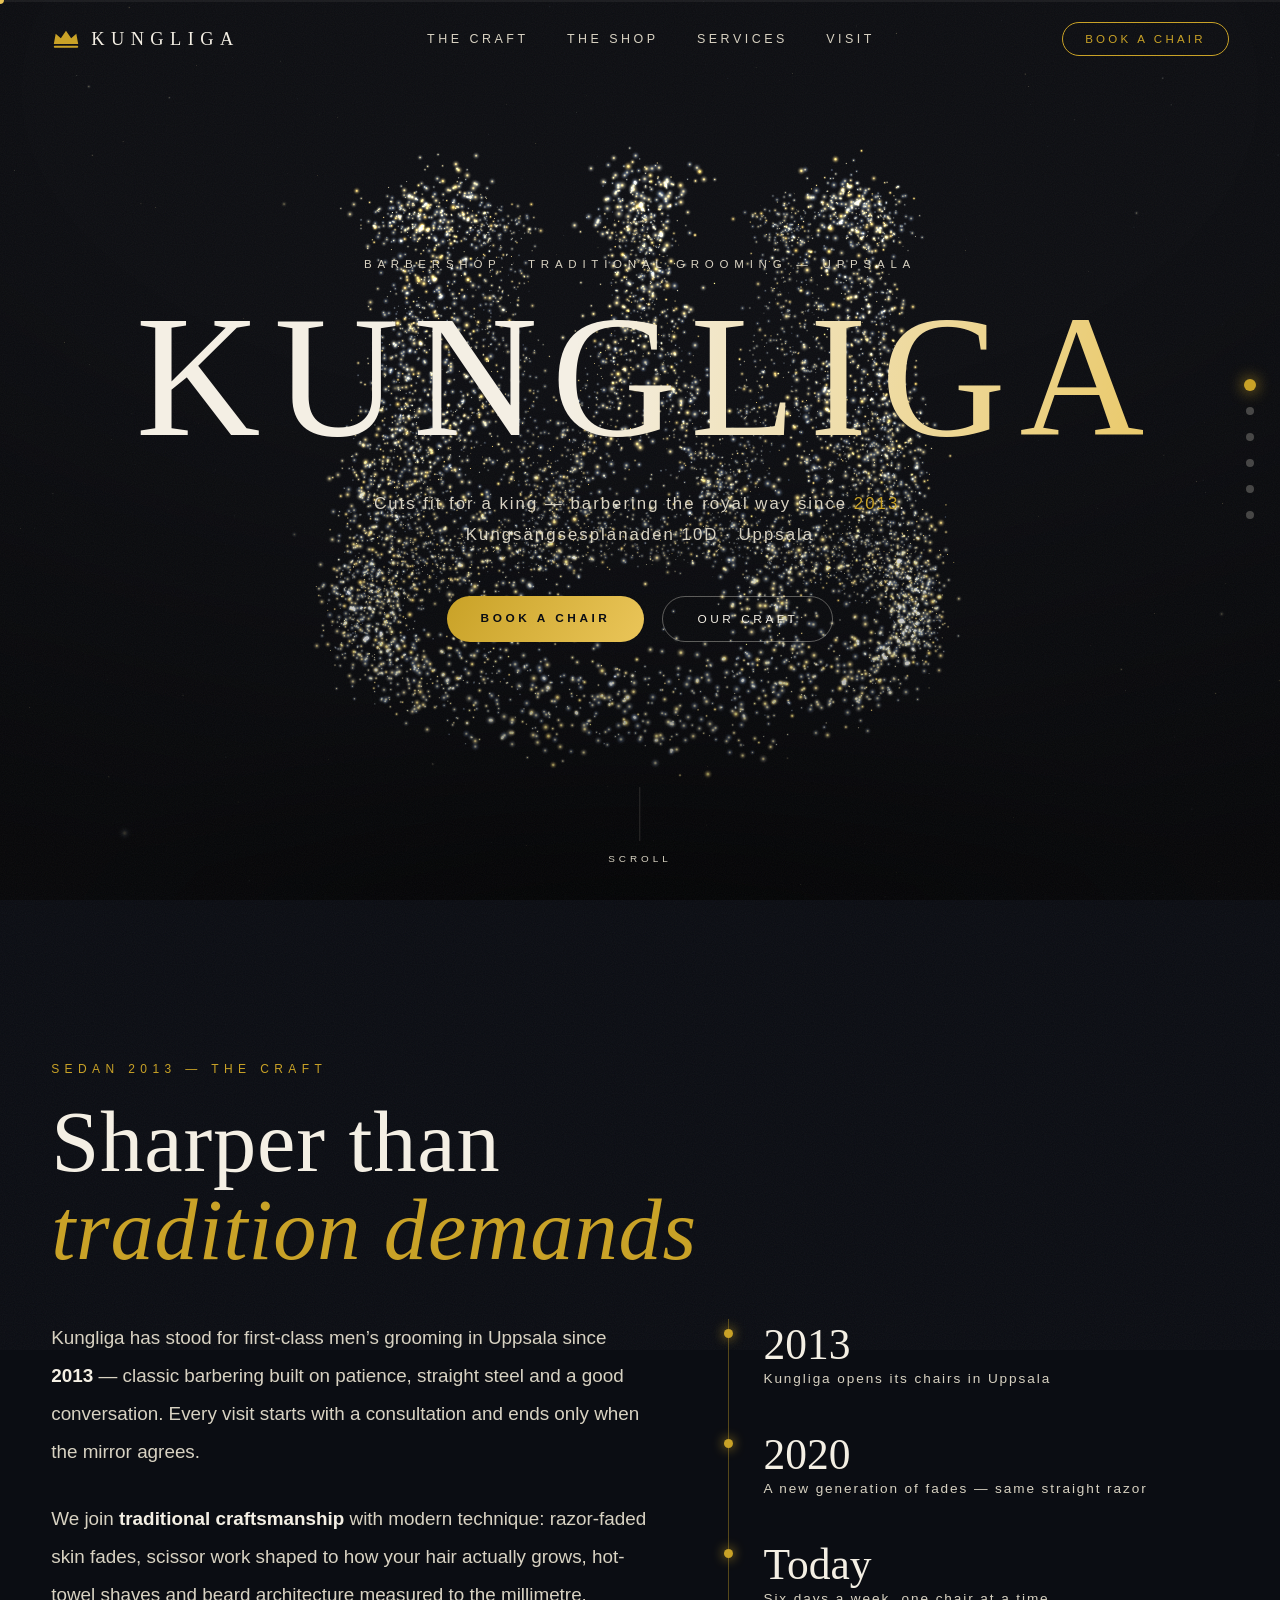
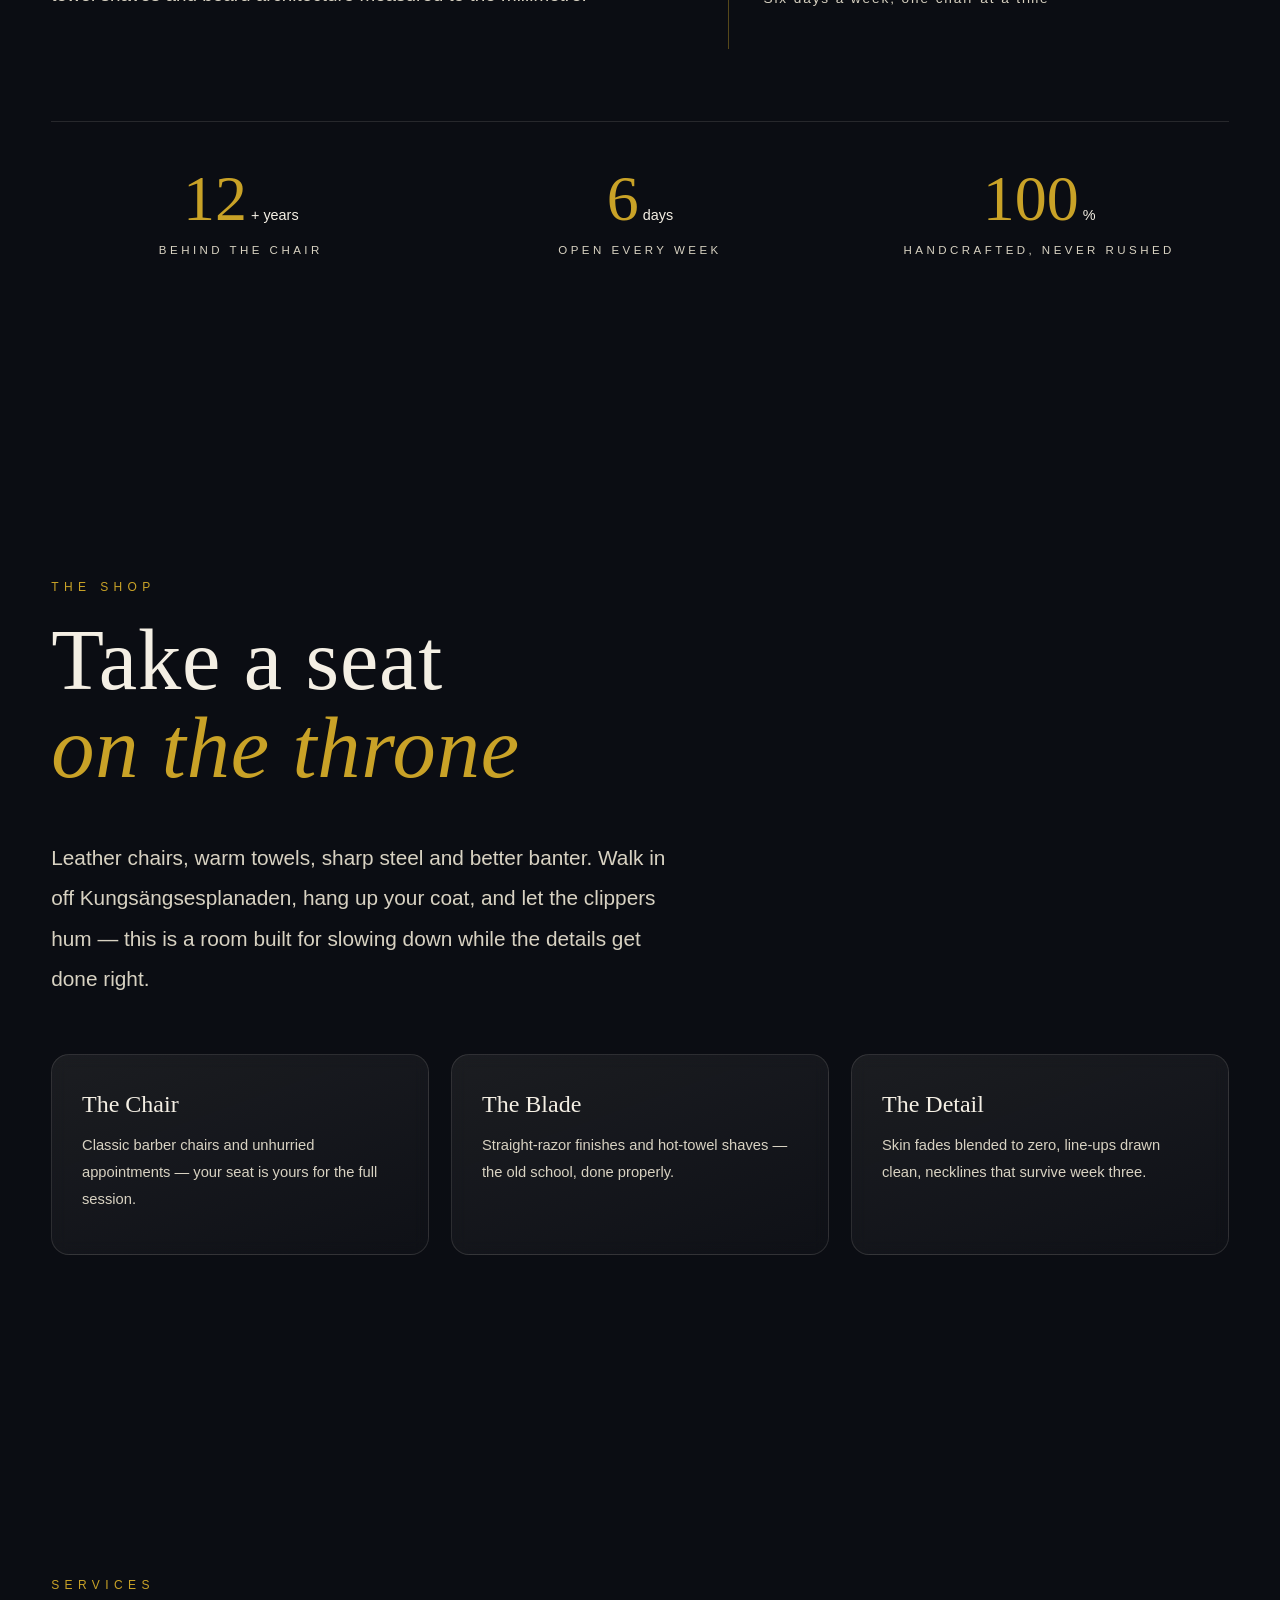
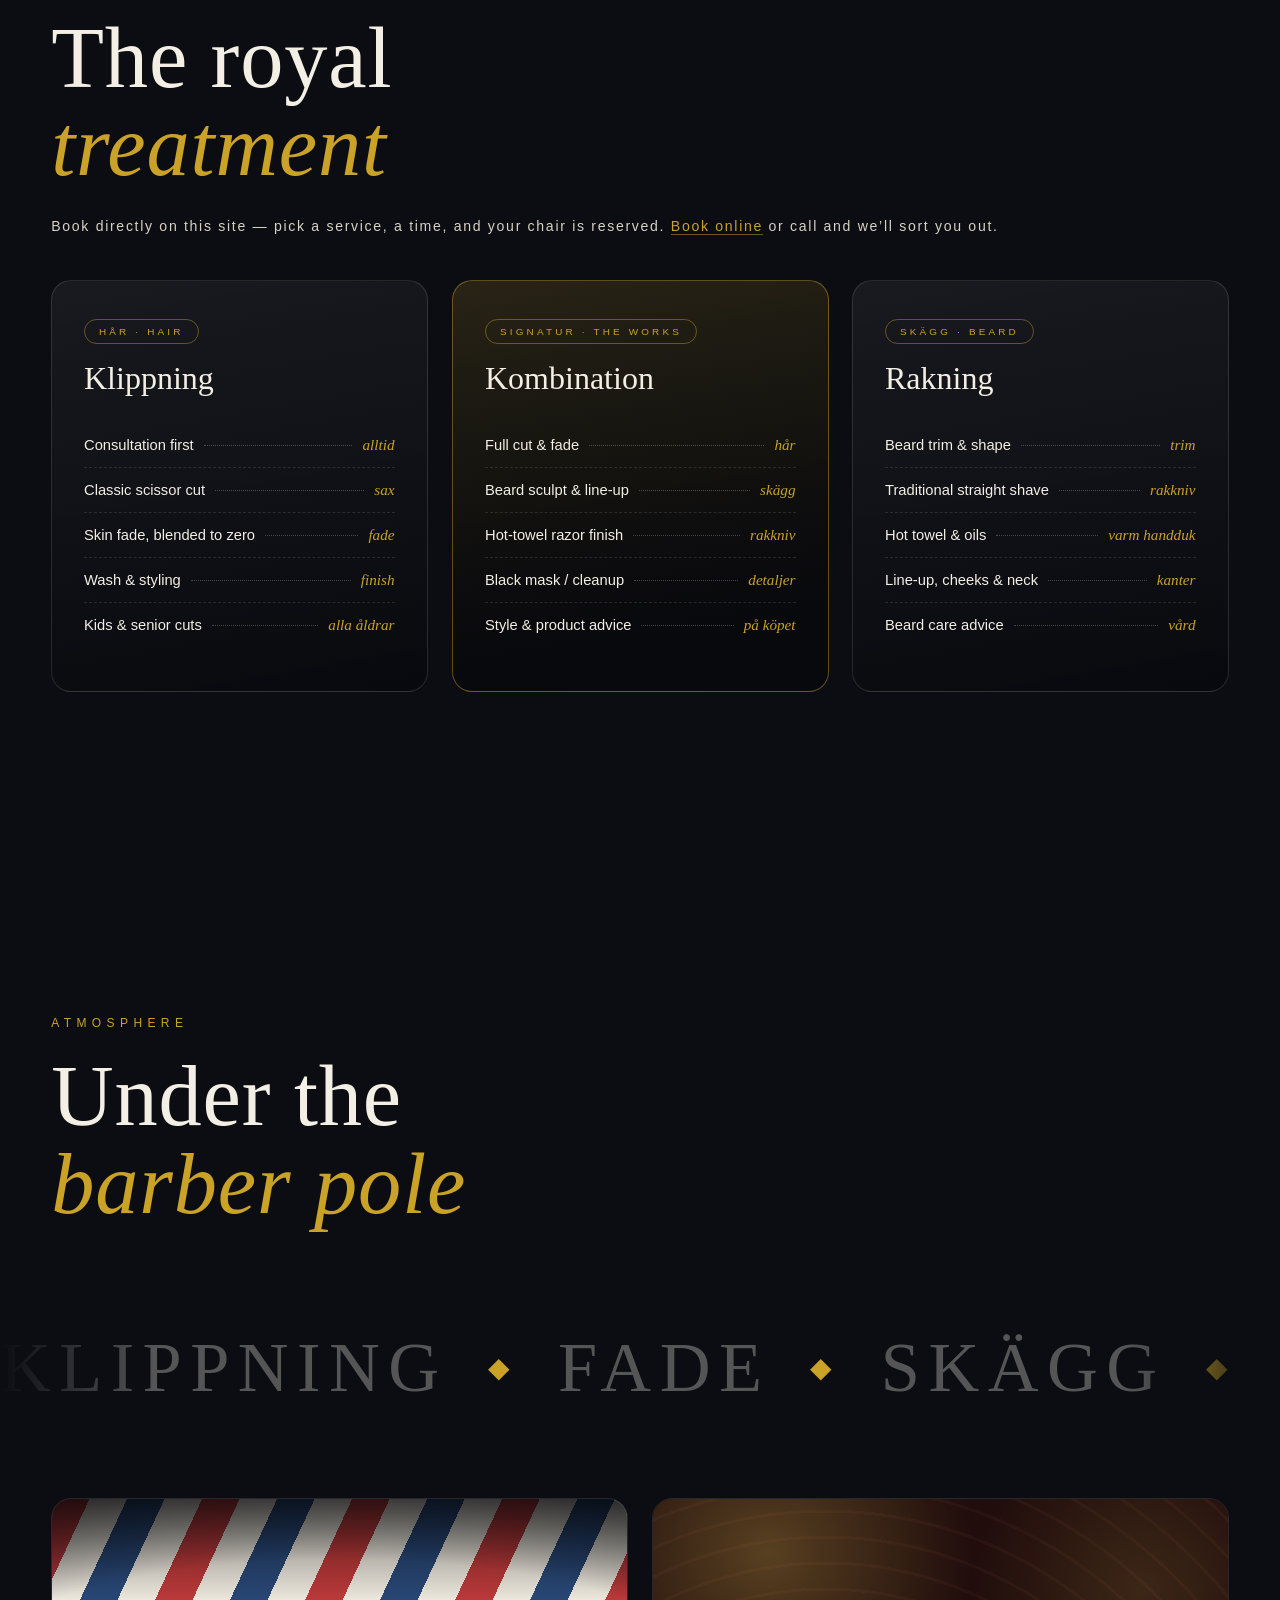
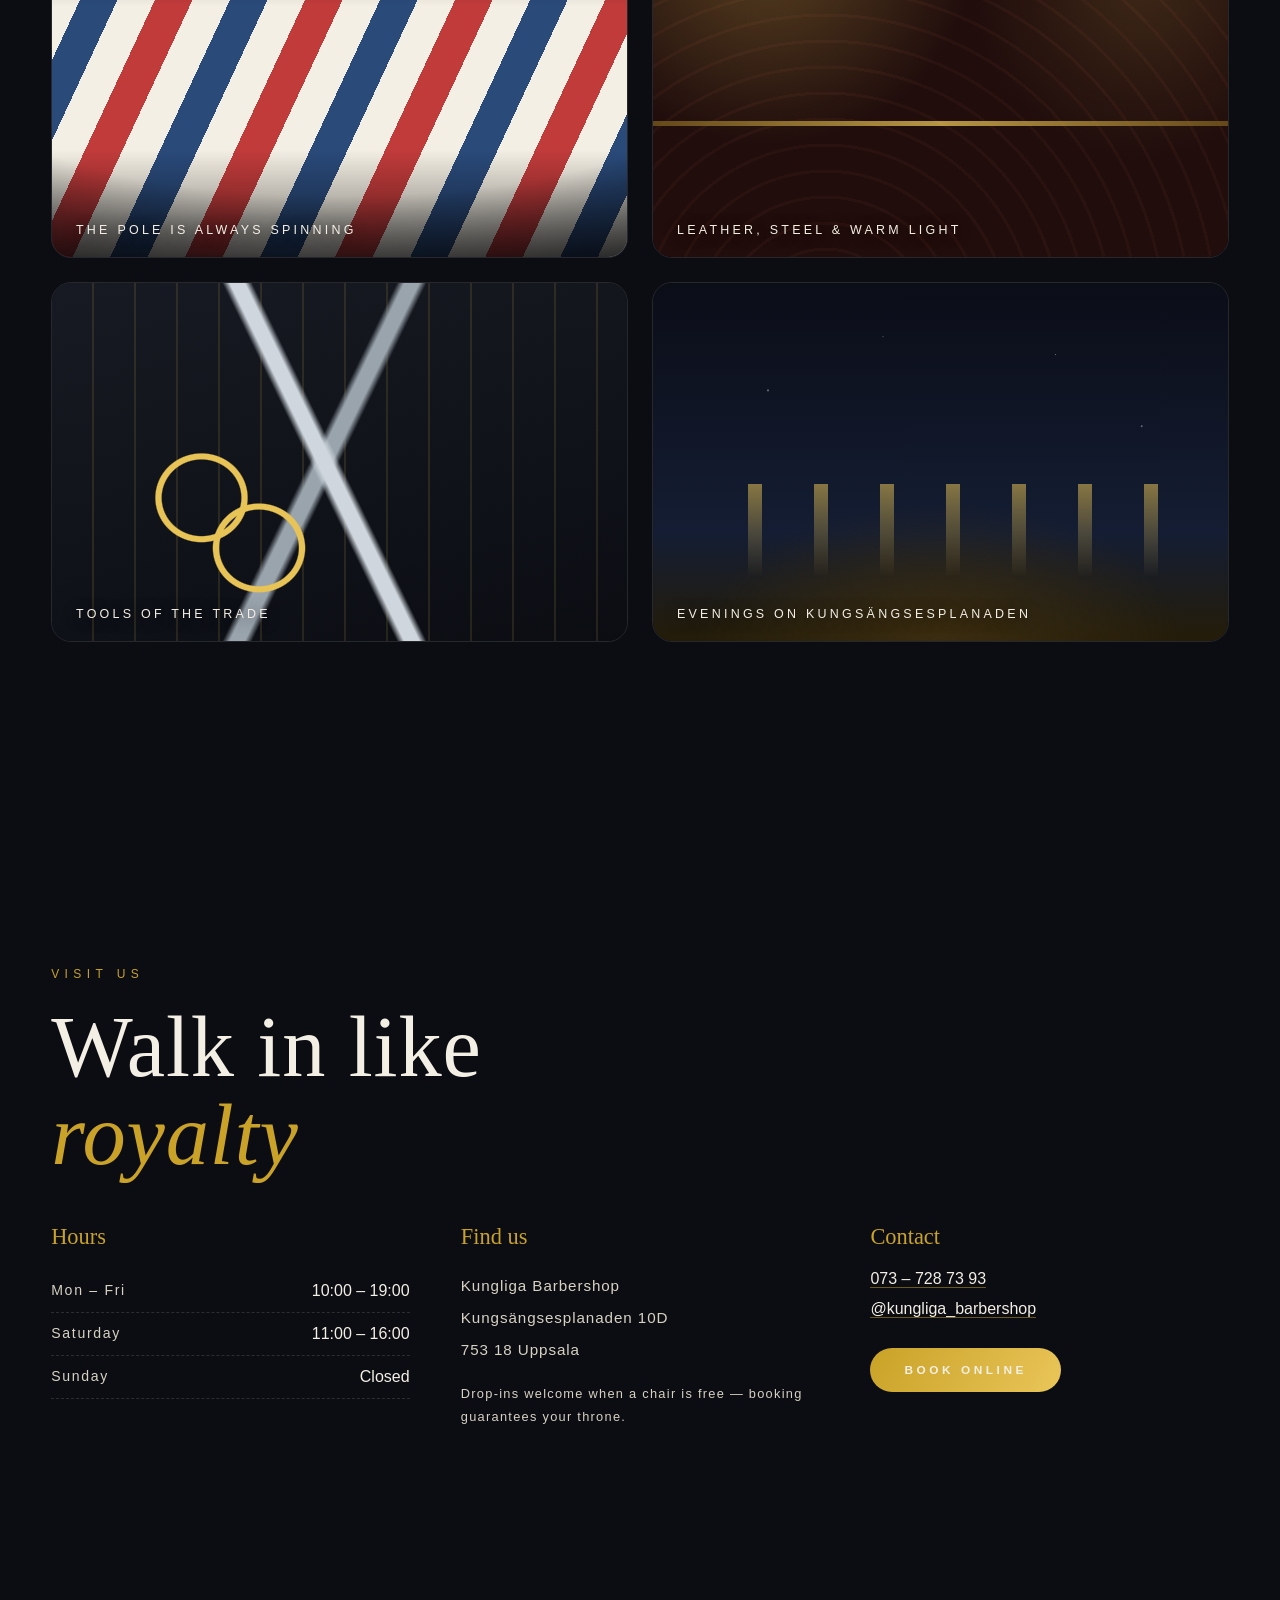
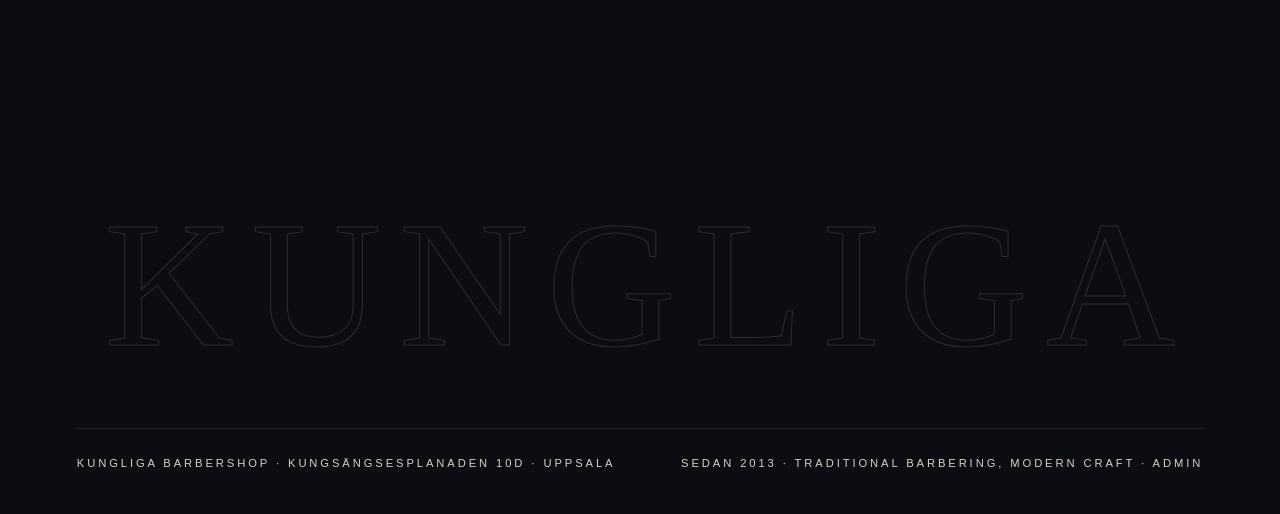
<file: index.html>
<!DOCTYPE html>
<html lang="en">
<head>
<meta charset="UTF-8">
<meta name="viewport" content="width=device-width, initial-scale=1.0">
<title>Kungliga Barbershop — Uppsala · Traditional barbering since 2013</title>
<meta name="description" content="Kungliga Barbershop — first-class men's grooming in Uppsala since 2013. Classic cuts, skin fades, beard trims and straight-razor shaves. Kungsängsesplanaden 10D. Book via Bokadirekt.">
<meta property="og:title" content="Kungliga Barbershop — Uppsala">
<meta property="og:description" content="Traditional barbering, modern precision. Since 2013.">
<meta property="og:type" content="website">
<link rel="icon" href="data:image/svg+xml,%3Csvg xmlns='http://www.w3.org/2000/svg' viewBox='0 0 64 64'%3E%3Crect width='64' height='64' rx='14' fill='%230b0d13'/%3E%3Cpath d='M12 44h40l-3-20-9 8-8-14-8 14-9-8z' fill='%23c9a227'/%3E%3Crect x='12' y='46' width='40' height='5' rx='2.5' fill='%23c9a227'/%3E%3C/svg%3E">
<link rel="stylesheet" href="css/style.css">
</head>
<body data-theme="hero">

<!-- ══════════ PRELOADER ══════════ -->
<div class="preloader" id="preloader" aria-hidden="true">
  <div class="preloader__inner">
    <svg class="preloader__crown" viewBox="0 0 120 90" fill="none" aria-hidden="true">
      <path class="crown-path" d="M12 66h96l-8-42-20 18-20-30-20 30-20-18z" stroke="currentColor" stroke-width="3" stroke-linejoin="round"/>
      <path class="crown-path" d="M14 74h92" stroke="currentColor" stroke-width="3" stroke-linecap="round"/>
      <circle class="crown-gem" cx="12" cy="22" r="4" stroke="currentColor" stroke-width="2.5"/>
      <circle class="crown-gem" cx="60" cy="10" r="4" stroke="currentColor" stroke-width="2.5"/>
      <circle class="crown-gem" cx="108" cy="22" r="4" stroke="currentColor" stroke-width="2.5"/>
    </svg>
    <div class="preloader__word" aria-hidden="true">
      <span>K</span><span>U</span><span>N</span><span>G</span><span>L</span><span>I</span><span>G</span><span>A</span>
    </div>
    <div class="preloader__count" id="preloadCount">00</div>
  </div>
  <div class="preloader__curtain preloader__curtain--a"></div>
  <div class="preloader__curtain preloader__curtain--b"></div>
</div>

<!-- ══════════ FIXED WEBGL STAGE ══════════ -->
<canvas id="gl" class="gl-stage" aria-hidden="true"></canvas>
<div class="vignette" aria-hidden="true"></div>
<div class="grain" aria-hidden="true"></div>

<!-- ══════════ CUSTOM CURSOR ══════════ -->
<div class="cursor" id="cursorDot" aria-hidden="true"></div>
<div class="cursor-ring" id="cursorRing" aria-hidden="true"></div>

<!-- ══════════ PROGRESS + SECTION NAV ══════════ -->
<div class="progress" aria-hidden="true"><div class="progress__bar" id="progressBar"></div></div>
<nav class="dots" id="dots" aria-label="Section navigation">
  <a href="#hero"     class="dots__dot is-active" data-label="Kungliga"></a>
  <a href="#craft"    class="dots__dot" data-label="The Craft"></a>
  <a href="#shop"     class="dots__dot" data-label="The Shop"></a>
  <a href="#services" class="dots__dot" data-label="Services"></a>
  <a href="#gallery"  class="dots__dot" data-label="Atmosphere"></a>
  <a href="#visit"    class="dots__dot" data-label="Visit"></a>
</nav>

<!-- ══════════ HEADER ══════════ -->
<header class="header" id="header">
  <a class="header__brand" href="#hero" data-hover>
    <svg class="header__crown" viewBox="0 0 64 48" aria-hidden="true">
      <path d="M6 34h52l-4-22-11 10-11-16-11 16-11-10z" fill="currentColor"/>
      <rect x="6" y="38" width="52" height="4" rx="2" fill="currentColor"/>
    </svg>
    <span>KUNGLIGA</span>
  </a>
  <nav class="header__nav" aria-label="Primary">
    <a href="#craft" data-hover>The Craft</a>
    <a href="#shop" data-hover>The Shop</a>
    <a href="#services" data-hover>Services</a>
    <a href="#visit" data-hover>Visit</a>
  </nav>
  <a class="header__cta" href="booking.html" data-hover>Book a chair</a>
</header>

<main>

<!-- ══════════ HERO ══════════ -->
<section class="hero section" id="hero" data-shape="crown" data-theme="hero">
  <p class="hero__eyebrow reveal">Barbershop · Traditional grooming — Uppsala</p>
  <h1 class="hero__title" aria-label="Kungliga">
    <span class="hero__line"><span class="hero__word" data-text="KUNGLIGA">KUNGLIGA</span></span>
  </h1>
  <p class="hero__sub reveal">Cuts fit for a king — barbering the royal way since <em>2013</em>.<br>
  Kungsängsesplanaden 10D · Uppsala</p>
  <div class="hero__actions reveal">
    <a class="btn btn--gold" href="booking.html" data-hover>Book a chair</a>
    <a class="btn btn--ghost" href="#craft" data-hover>Our craft</a>
  </div>
  <div class="hero__scroll" aria-hidden="true">
    <span class="hero__scroll-line"></span>
    <span>Scroll</span>
  </div>
</section>

<!-- ══════════ THE CRAFT ══════════ -->
<section class="section heritage" id="craft" data-shape="scissors" data-theme="leather">
  <div class="section__inner">
    <p class="kicker reveal">Sedan 2013 — The Craft</p>
    <h2 class="section__title reveal">Sharper than<br><span class="serif-italic">tradition demands</span></h2>
    <div class="heritage__grid">
      <div class="heritage__copy reveal">
        <p>Kungliga has stood for first-class men’s grooming in Uppsala since <strong>2013</strong> —
        classic barbering built on patience, straight steel and a good conversation. Every visit
        starts with a consultation and ends only when the mirror agrees.</p>
        <p>We join <strong>traditional craftsmanship</strong> with modern technique: razor-faded
        skin fades, scissor work shaped to how your hair actually grows, hot-towel shaves and
        beard architecture measured to the millimetre.</p>
      </div>
      <ul class="timeline">
        <li class="timeline__item reveal">
          <span class="timeline__year" data-count="2013">2013</span>
          <span class="timeline__label">Kungliga opens its chairs in Uppsala</span>
        </li>
        <li class="timeline__item reveal">
          <span class="timeline__year" data-count="2020">2020</span>
          <span class="timeline__label">A new generation of fades — same straight razor</span>
        </li>
        <li class="timeline__item reveal">
          <span class="timeline__year">Today</span>
          <span class="timeline__label">Six days a week, one chair at a time</span>
        </li>
      </ul>
    </div>
    <div class="stats reveal">
      <div class="stat"><span class="stat__num" data-count="12">12</span><span class="stat__unit">+ years</span><span class="stat__label">behind the chair</span></div>
      <div class="stat"><span class="stat__num" data-count="6">6</span><span class="stat__unit">days</span><span class="stat__label">open every week</span></div>
      <div class="stat"><span class="stat__num" data-count="100">100</span><span class="stat__unit">%</span><span class="stat__label">handcrafted, never rushed</span></div>
    </div>
  </div>
</section>

<!-- ══════════ THE SHOP ══════════ -->
<section class="section hall" id="shop" data-shape="razor" data-theme="steel">
  <div class="section__inner">
    <p class="kicker reveal">The Shop</p>
    <h2 class="section__title reveal">Take a seat<br><span class="serif-italic">on the throne</span></h2>
    <div class="hall__grid">
      <p class="hall__lead reveal">Leather chairs, warm towels, sharp steel and better banter.
      Walk in off Kungsängsesplanaden, hang up your coat, and let the clippers hum —
      this is a room built for slowing down while the details get done right.</p>
      <div class="hall__cards">
        <article class="glasscard reveal" data-tilt>
          <div class="glasscard__glare"></div>
          <h3>The Chair</h3>
          <p>Classic barber chairs and unhurried appointments — your seat is yours for the full session.</p>
        </article>
        <article class="glasscard reveal" data-tilt>
          <div class="glasscard__glare"></div>
          <h3>The Blade</h3>
          <p>Straight-razor finishes and hot-towel shaves — the old school, done properly.</p>
        </article>
        <article class="glasscard reveal" data-tilt>
          <div class="glasscard__glare"></div>
          <h3>The Detail</h3>
          <p>Skin fades blended to zero, line-ups drawn clean, necklines that survive week three.</p>
        </article>
      </div>
    </div>
  </div>
</section>

<!-- ══════════ SERVICES ══════════ -->
<section class="section menu" id="services" data-shape="comb" data-theme="gold">
  <div class="section__inner">
    <p class="kicker reveal">Services</p>
    <h2 class="section__title reveal">The royal<br><span class="serif-italic">treatment</span></h2>
    <p class="menu__note reveal">Book directly on this site — pick a service, a time, and your chair is reserved. <a href="booking.html" data-hover>Book online</a> or call and we’ll sort you out.</p>
    <div class="menu__cards">
      <article class="menucard reveal" data-tilt>
        <div class="menucard__glare"></div>
        <header><span class="menucard__tag">Hår · Hair</span><h3>Klippning</h3></header>
        <ul>
          <li><span>Consultation first</span><i></i><span class="serif-italic">alltid</span></li>
          <li><span>Classic scissor cut</span><i></i><span class="serif-italic">sax</span></li>
          <li><span>Skin fade, blended to zero</span><i></i><span class="serif-italic">fade</span></li>
          <li><span>Wash &amp; styling</span><i></i><span class="serif-italic">finish</span></li>
          <li><span>Kids &amp; senior cuts</span><i></i><span class="serif-italic">alla åldrar</span></li>
        </ul>
      </article>
      <article class="menucard menucard--feature reveal" data-tilt>
        <div class="menucard__glare"></div>
        <header><span class="menucard__tag">Signatur · The works</span><h3>Kombination</h3></header>
        <ul>
          <li><span>Full cut &amp; fade</span><i></i><span class="serif-italic">hår</span></li>
          <li><span>Beard sculpt &amp; line-up</span><i></i><span class="serif-italic">skägg</span></li>
          <li><span>Hot-towel razor finish</span><i></i><span class="serif-italic">rakkniv</span></li>
          <li><span>Black mask / cleanup</span><i></i><span class="serif-italic">detaljer</span></li>
          <li><span>Style &amp; product advice</span><i></i><span class="serif-italic">på köpet</span></li>
        </ul>
      </article>
      <article class="menucard reveal" data-tilt>
        <div class="menucard__glare"></div>
        <header><span class="menucard__tag">Skägg · Beard</span><h3>Rakning</h3></header>
        <ul>
          <li><span>Beard trim &amp; shape</span><i></i><span class="serif-italic">trim</span></li>
          <li><span>Traditional straight shave</span><i></i><span class="serif-italic">rakkniv</span></li>
          <li><span>Hot towel &amp; oils</span><i></i><span class="serif-italic">varm handduk</span></li>
          <li><span>Line-up, cheeks &amp; neck</span><i></i><span class="serif-italic">kanter</span></li>
          <li><span>Beard care advice</span><i></i><span class="serif-italic">vård</span></li>
        </ul>
      </article>
    </div>
  </div>
</section>

<!-- ══════════ GALLERY / ATMOSPHERE ══════════ -->
<section class="section gallery" id="gallery" data-shape="pole" data-theme="pole">
  <div class="section__inner">
    <p class="kicker reveal">Atmosphere</p>
    <h2 class="section__title reveal">Under the<br><span class="serif-italic">barber pole</span></h2>
  </div>
  <div class="marquee" aria-hidden="true">
    <div class="marquee__track">
      <span>KLIPPNING</span><i>◆</i><span>FADE</span><i>◆</i><span>SKÄGG</span><i>◆</i><span>RAKNING</span><i>◆</i><span>STYLING</span><i>◆</i>
      <span>KLIPPNING</span><i>◆</i><span>FADE</span><i>◆</i><span>SKÄGG</span><i>◆</i><span>RAKNING</span><i>◆</i><span>STYLING</span><i>◆</i>
    </div>
  </div>
  <div class="gallery__grid section__inner">
    <figure class="tile tile--pole reveal" data-tilt>
      <div class="tile__art" aria-hidden="true"></div>
      <figcaption>The pole is always spinning</figcaption>
    </figure>
    <figure class="tile tile--leather reveal" data-tilt>
      <div class="tile__art" aria-hidden="true"></div>
      <figcaption>Leather, steel &amp; warm light</figcaption>
    </figure>
    <figure class="tile tile--tools reveal" data-tilt>
      <div class="tile__art" aria-hidden="true"></div>
      <figcaption>Tools of the trade</figcaption>
    </figure>
    <figure class="tile tile--night reveal" data-tilt>
      <div class="tile__art" aria-hidden="true"></div>
      <figcaption>Evenings on Kungsängsesplanaden</figcaption>
    </figure>
  </div>
</section>

<!-- ══════════ VISIT ══════════ -->
<section class="section visit" id="visit" data-shape="mustache" data-theme="deep">
  <div class="section__inner">
    <p class="kicker reveal">Visit us</p>
    <h2 class="section__title reveal">Walk in like<br><span class="serif-italic">royalty</span></h2>
    <div class="visit__grid">
      <div class="visit__block reveal">
        <h3>Hours</h3>
        <dl class="hours">
          <div><dt>Mon – Fri</dt><dd>10:00 – 19:00</dd></div>
          <div><dt>Saturday</dt><dd>11:00 – 16:00</dd></div>
          <div><dt>Sunday</dt><dd>Closed</dd></div>
        </dl>
      </div>
      <div class="visit__block reveal">
        <h3>Find us</h3>
        <address>
          Kungliga Barbershop<br>
          Kungsängsesplanaden 10D<br>
          753 18 Uppsala
        </address>
        <p class="visit__hint">Drop-ins welcome when a chair is free — booking guarantees your throne.</p>
      </div>
      <div class="visit__block reveal">
        <h3>Contact</h3>
        <p><a href="tel:+46737287393" data-hover>073 – 728 73 93</a></p>
        <p><a href="https://www.instagram.com/kungliga_barbershop/" target="_blank" rel="noopener" data-hover>@kungliga_barbershop</a></p>
        <a class="btn btn--gold visit__cta" href="booking.html" data-hover>Book online</a>
      </div>
    </div>
  </div>
</section>

</main>

<!-- ══════════ FOOTER ══════════ -->
<footer class="footer">
  <div class="footer__big" aria-hidden="true">KUNGLIGA</div>
  <div class="footer__row">
    <span>Kungliga Barbershop · Kungsängsesplanaden 10D · Uppsala</span>
    <span>Sedan 2013 · Traditional barbering, modern craft · <a class="adm-footlink" href="admin.html" data-hover>Admin</a></span>
  </div>
</footer>

<script src="js/gl.js"></script>
<script src="js/main.js"></script>
</body>
</html>
</file>
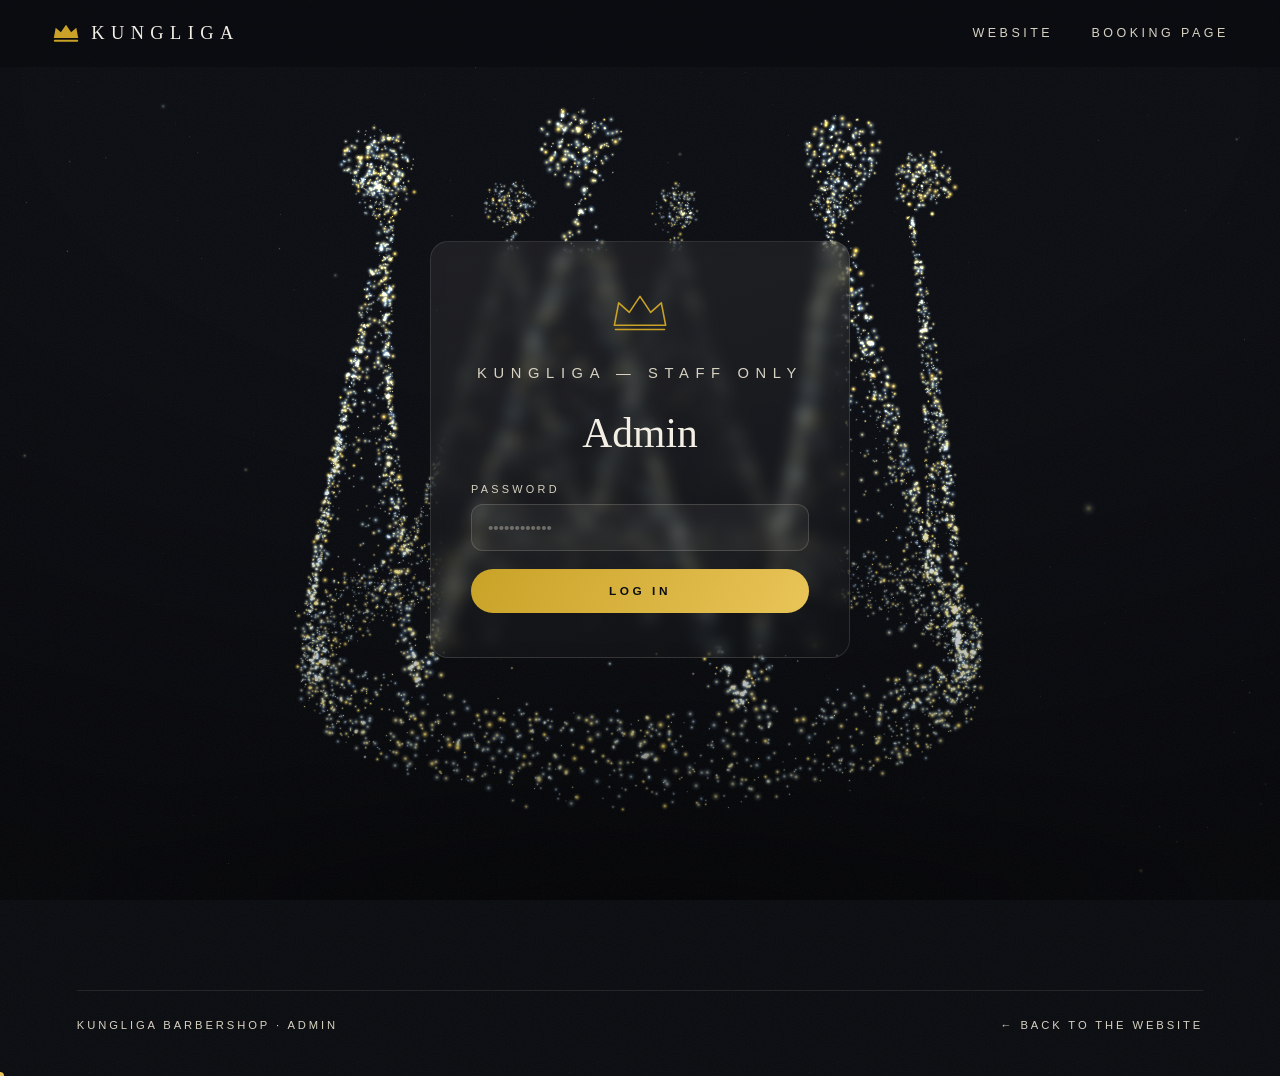
<file: admin.html>
<!DOCTYPE html>
<html lang="en">
<head>
<meta charset="UTF-8">
<meta name="viewport" content="width=device-width, initial-scale=1.0">
<title>Admin — Kungliga Barbershop</title>
<meta name="robots" content="noindex, nofollow">
<link rel="icon" href="data:image/svg+xml,%3Csvg xmlns='http://www.w3.org/2000/svg' viewBox='0 0 64 64'%3E%3Crect width='64' height='64' rx='14' fill='%230b0d13'/%3E%3Cpath d='M12 44h40l-3-20-9 8-8-14-8 14-9-8z' fill='%23c9a227'/%3E%3Crect x='12' y='46' width='40' height='5' rx='2.5' fill='%23c9a227'/%3E%3C/svg%3E">
<link rel="stylesheet" href="css/style.css">
</head>
<body data-theme="deep">

<canvas id="gl" class="gl-stage" aria-hidden="true"></canvas>
<div class="vignette" aria-hidden="true"></div>
<div class="grain" aria-hidden="true"></div>

<header class="header is-scrolled">
  <a class="header__brand" href="index.html" data-hover>
    <svg class="header__crown" viewBox="0 0 64 48" aria-hidden="true">
      <path d="M6 34h52l-4-22-11 10-11-16-11 16-11-10z" fill="currentColor"/>
      <rect x="6" y="38" width="52" height="4" rx="2" fill="currentColor"/>
    </svg>
    <span>KUNGLIGA</span>
  </a>
  <nav class="header__nav" aria-label="Primary">
    <a href="index.html" data-hover>Website</a>
    <a href="booking.html" data-hover>Booking page</a>
  </nav>
  <button class="header__cta" id="logoutBtn" hidden data-hover>Log out</button>
</header>

<main id="adminApp">

<!-- ══════════ LOGIN ══════════ -->
<section class="section adm-login" id="loginView">
  <div class="adm-login__card glasscard">
    <svg class="adm-login__crown" viewBox="0 0 120 90" fill="none" aria-hidden="true">
      <path d="M12 66h96l-8-42-20 18-20-30-20 30-20-18z" stroke="currentColor" stroke-width="3" stroke-linejoin="round"/>
      <path d="M14 74h92" stroke="currentColor" stroke-width="3" stroke-linecap="round"/>
    </svg>
    <p class="kicker">Kungliga — staff only</p>
    <h1 class="adm-login__title">Admin</h1>
    <form id="loginForm" novalidate>
      <label class="bk-field">
        <span>Password</span>
        <input type="password" id="loginPass" autocomplete="current-password" placeholder="••••••••••••">
      </label>
      <p class="bk-error" id="loginError" role="alert" hidden>Wrong password — try again.</p>
      <button class="btn btn--gold adm-login__btn" type="submit" data-hover>Log in</button>
    </form>
  </div>
</section>

<!-- ══════════ DASHBOARD ══════════ -->
<section class="section adm-dash" id="dashView" hidden>
  <div class="section__inner">
    <p class="kicker">Private — booked times &amp; availability</p>
    <h1 class="section__title">Behind the<br><span class="serif-italic">chair</span></h1>

    <div class="stats adm-stats">
      <div class="stat"><span class="stat__num" id="statToday">0</span><span class="stat__unit"></span><span class="stat__label">bookings today</span></div>
      <div class="stat"><span class="stat__num" id="statUpcoming">0</span><span class="stat__unit"></span><span class="stat__label">upcoming</span></div>
      <div class="stat"><span class="stat__num" id="statBlocks">0</span><span class="stat__unit"></span><span class="stat__label">blocked times</span></div>
    </div>

    <!-- booked times -->
    <div class="adm-panel">
      <div class="adm-panel__head">
        <h2 class="bk-subtitle">Booked times</h2>
        <div class="adm-filter" role="radiogroup" aria-label="Filter bookings">
          <button class="adm-chip is-selected" data-filter="upcoming" data-hover>Upcoming</button>
          <button class="adm-chip" data-filter="all" data-hover>All</button>
          <button class="adm-chip" data-filter="cancelled" data-hover>Cancelled</button>
        </div>
      </div>
      <div class="adm-list" id="bookingList"></div>
      <p class="bk-note" id="bookingEmpty" hidden>No bookings here yet — when a customer books on the site, it appears in this list.</p>
    </div>

    <!-- availability -->
    <div class="adm-panel">
      <h2 class="bk-subtitle">Availability — block a time or a whole day</h2>
      <p class="bk-note">Base hours are Mon–Fri 10:00–19:00, Sat 11:00–16:00, Sun closed.
      Anything you block here disappears from the customers’ booking page immediately.</p>
      <form class="adm-block-form" id="blockForm" novalidate>
        <label class="bk-field">
          <span>Date</span>
          <input type="date" id="blkDate" required>
        </label>
        <label class="bk-field">
          <span>From</span>
          <input type="time" id="blkFrom" value="10:00" step="1800">
        </label>
        <label class="bk-field">
          <span>To</span>
          <input type="time" id="blkTo" value="19:00" step="1800">
        </label>
        <label class="bk-field adm-block-form__reason">
          <span>Reason <em>(optional)</em></span>
          <input type="text" id="blkReason" placeholder="Lunch, holiday, private client…">
        </label>
        <div class="adm-block-form__actions">
          <button class="btn btn--gold" type="submit" data-hover>Block time</button>
          <button class="btn btn--ghost" type="button" id="blockDayBtn" data-hover>Block whole day</button>
        </div>
      </form>
      <p class="bk-error" id="blockError" hidden></p>
      <div class="adm-list" id="blockList"></div>
    </div>

    <!-- security -->
    <div class="adm-panel">
      <h2 class="bk-subtitle">Security</h2>
      <form class="adm-pass-form" id="passForm" novalidate>
        <label class="bk-field">
          <span>New password</span>
          <input type="password" id="newPass" autocomplete="new-password" placeholder="At least 8 characters">
        </label>
        <button class="btn btn--ghost" type="submit" data-hover>Change password</button>
      </form>
      <p class="bk-note" id="passState"></p>
    </div>

  </div>
</section>
</main>

<footer class="footer footer--slim">
  <div class="footer__row">
    <span>Kungliga Barbershop · Admin</span>
    <span><a class="adm-footlink" href="index.html" data-hover>← Back to the website</a></span>
  </div>
</footer>

<script src="js/gl.js"></script>
<script src="js/store.js"></script>
<script src="js/admin.js"></script>
</body>
</html>
</file>
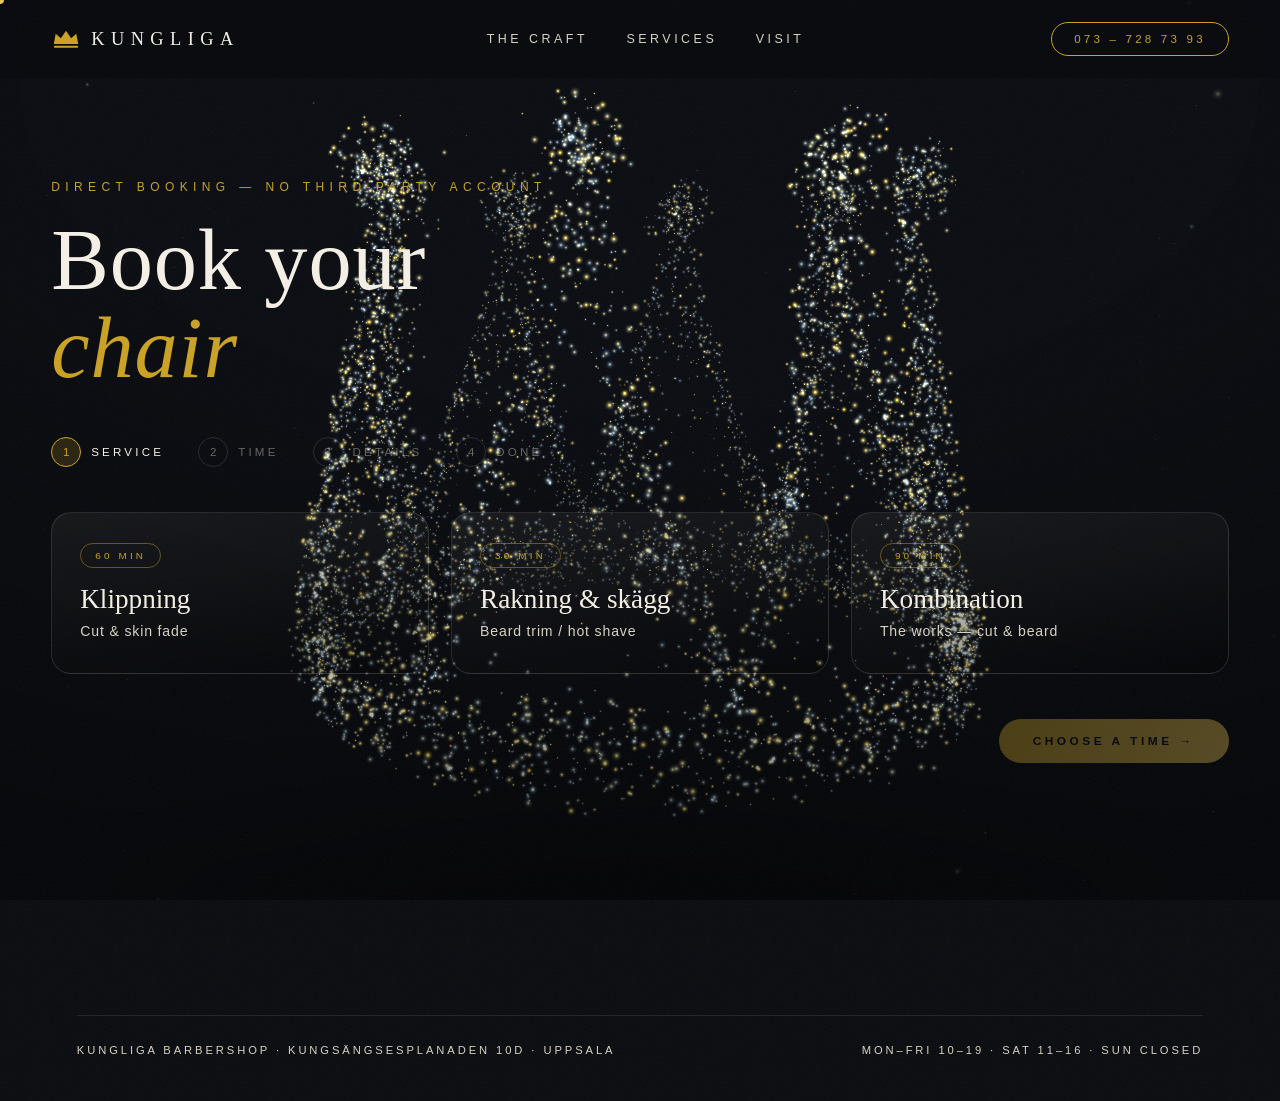
<file: booking.html>
<!DOCTYPE html>
<html lang="en">
<head>
<meta charset="UTF-8">
<meta name="viewport" content="width=device-width, initial-scale=1.0">
<title>Book a chair — Kungliga Barbershop, Uppsala</title>
<meta name="description" content="Book your appointment directly with Kungliga Barbershop, Uppsala — pick a service, a time that suits you, and your chair is reserved. No third-party account needed.">
<link rel="icon" href="data:image/svg+xml,%3Csvg xmlns='http://www.w3.org/2000/svg' viewBox='0 0 64 64'%3E%3Crect width='64' height='64' rx='14' fill='%230b0d13'/%3E%3Cpath d='M12 44h40l-3-20-9 8-8-14-8 14-9-8z' fill='%23c9a227'/%3E%3Crect x='12' y='46' width='40' height='5' rx='2.5' fill='%23c9a227'/%3E%3C/svg%3E">
<link rel="stylesheet" href="css/style.css">
</head>
<body data-theme="deep">

<!-- ══════════ FIXED WEBGL STAGE ══════════ -->
<canvas id="gl" class="gl-stage" aria-hidden="true"></canvas>
<div class="vignette" aria-hidden="true"></div>
<div class="grain" aria-hidden="true"></div>

<!-- ══════════ CUSTOM CURSOR ══════════ -->
<div class="cursor" id="cursorDot" aria-hidden="true"></div>
<div class="cursor-ring" id="cursorRing" aria-hidden="true"></div>

<!-- ══════════ HEADER ══════════ -->
<header class="header is-scrolled" id="header">
  <a class="header__brand" href="index.html" data-hover>
    <svg class="header__crown" viewBox="0 0 64 48" aria-hidden="true">
      <path d="M6 34h52l-4-22-11 10-11-16-11 16-11-10z" fill="currentColor"/>
      <rect x="6" y="38" width="52" height="4" rx="2" fill="currentColor"/>
    </svg>
    <span>KUNGLIGA</span>
  </a>
  <nav class="header__nav" aria-label="Primary">
    <a href="index.html#craft" data-hover>The Craft</a>
    <a href="index.html#services" data-hover>Services</a>
    <a href="index.html#visit" data-hover>Visit</a>
  </nav>
  <a class="header__cta" href="tel:+46737287393" data-hover>073 – 728 73 93</a>
</header>

<main id="bookingApp" data-standalone="1">
<section class="section booking-main">
  <div class="section__inner">
    <p class="kicker">Direct booking — no third-party account</p>
    <h1 class="section__title">Book your<br><span class="serif-italic">chair</span></h1>

    <!-- step indicator -->
    <ol class="bk-steps" id="bkSteps">
      <li class="bk-step is-active" data-step="1"><span class="bk-step__num">1</span><span class="bk-step__label">Service</span></li>
      <li class="bk-step" data-step="2"><span class="bk-step__num">2</span><span class="bk-step__label">Time</span></li>
      <li class="bk-step" data-step="3"><span class="bk-step__num">3</span><span class="bk-step__label">Details</span></li>
      <li class="bk-step" data-step="4"><span class="bk-step__num">4</span><span class="bk-step__label">Done</span></li>
    </ol>

    <!-- ── step 1 · service ── -->
    <div class="bk-panel is-active" id="panel1">
      <div class="svc-grid" id="svcGrid" role="radiogroup" aria-label="Choose a service"></div>
      <div class="bk-actions">
        <span></span>
        <button class="btn btn--gold bk-next" id="toStep2" disabled data-hover>Choose a time →</button>
      </div>
    </div>

    <!-- ── step 2 · date & time ── -->
    <div class="bk-panel" id="panel2">
      <h3 class="bk-subtitle">Pick a day</h3>
      <div class="day-strip" id="dayStrip" role="radiogroup" aria-label="Choose a day"></div>
      <h3 class="bk-subtitle" id="slotTitle">Available times</h3>
      <div class="slot-grid" id="slotGrid" role="radiogroup" aria-label="Choose a time"></div>
      <p class="bk-note" id="slotNote"></p>
      <div class="bk-actions">
        <button class="btn btn--ghost bk-back" data-to="1" data-hover>← Back</button>
        <button class="btn btn--gold bk-next" id="toStep3" disabled data-hover>Your details →</button>
      </div>
    </div>

    <!-- ── step 3 · details ── -->
    <div class="bk-panel" id="panel3">
      <div class="bk-detail-grid">
        <form class="bk-form" id="bkForm" novalidate>
          <label class="bk-field">
            <span>Name *</span>
            <input type="text" id="fName" name="name" autocomplete="name" required placeholder="Your name">
          </label>
          <label class="bk-field">
            <span>Mobile *</span>
            <input type="tel" id="fPhone" name="phone" autocomplete="tel" required placeholder="07X – XXX XX XX">
          </label>
          <label class="bk-field bk-field--wide">
            <span>Email <em>(optional)</em></span>
            <input type="email" id="fEmail" name="email" autocomplete="email" placeholder="you@example.com">
          </label>
          <label class="bk-field bk-field--wide">
            <span>Notes <em>(optional)</em></span>
            <textarea id="fNotes" name="notes" rows="3" placeholder="Fade length, beard wishes, anything we should know…"></textarea>
          </label>
          <p class="bk-error" id="formError" role="alert" hidden>Please give us your name and a mobile number so we can confirm.</p>
        </form>
        <aside class="glasscard bk-summary" aria-live="polite">
          <h3>Your booking</h3>
          <dl class="bk-summary__list">
            <div><dt>Service</dt><dd id="sumService">—</dd></div>
            <div><dt>Day</dt><dd id="sumDate">—</dd></div>
            <div><dt>Time</dt><dd id="sumTime">—</dd></div>
            <div><dt>Length</dt><dd id="sumDur">—</dd></div>
            <div><dt>Where</dt><dd>Kungsängsesplanaden 10D</dd></div>
          </dl>
        </aside>
      </div>
      <div class="bk-actions">
        <button class="btn btn--ghost bk-back" data-to="2" data-hover>← Back</button>
        <button class="btn btn--gold" id="confirmBtn" data-hover>Confirm booking</button>
      </div>
    </div>

    <!-- ── step 4 · confirmation ── -->
    <div class="bk-panel" id="panel4">
      <div class="bk-confirm">
        <svg class="bk-confirm__crown" viewBox="0 0 120 90" fill="none" aria-hidden="true">
          <path d="M12 66h96l-8-42-20 18-20-30-20 30-20-18z" stroke="currentColor" stroke-width="3" stroke-linejoin="round"/>
          <path d="M14 74h92" stroke="currentColor" stroke-width="3" stroke-linecap="round"/>
        </svg>
        <p class="kicker">Your chair is reserved</p>
        <div class="bk-confirm__ref" id="confRef">KB-0000</div>
        <p class="bk-confirm__text" id="confText">—</p>
        <div class="bk-confirm__actions">
          <button class="btn btn--gold" id="smsBtn" data-hover>Text the shop to confirm</button>
          <button class="btn btn--ghost" id="icsBtn" data-hover>Add to calendar</button>
          <button class="btn btn--ghost" id="copyBtn" data-hover>Copy summary</button>
        </div>
        <p class="bk-note" id="sendState">Tap “Text the shop” and press send — the shop replies to lock it in.
        Or call <a href="tel:+46737287393" data-hover>073 – 728 73 93</a>.</p>
        <a class="bk-again" href="booking.html" data-hover>Make another booking</a>
      </div>
    </div>

  </div>
</section>
</main>

<!-- ══════════ FOOTER ══════════ -->
<footer class="footer footer--slim">
  <div class="footer__row">
    <span>Kungliga Barbershop · Kungsängsesplanaden 10D · Uppsala</span>
    <span>Mon–Fri 10–19 · Sat 11–16 · Sun closed</span>
  </div>
</footer>

<script src="js/gl.js"></script>
<script src="js/store.js"></script>
<script src="js/booking.js"></script>
</body>
</html>
</file>
<file: css/style.css>
/* ═══════════════════════════════════════════════════════════════
   KUNGLIGA BARBERSHOP — Kungsängsesplanaden 10D, Uppsala
   Royal palette: midnight charcoal, cream, gold, oxblood leather
   ═══════════════════════════════════════════════════════════════ */

:root {
  --green-deep: #0b0d13;   /* midnight charcoal (base) */
  --green: #12151d;
  --green-soft: #1a2030;
  --cream: #f4efe4;
  --cream-dim: #d8d2c2;
  --gold: #c9a227;
  --gold-bright: #e8c356;
  --clay: #b4553c;
  --wine: #6e2424;
  --night: #101321;

  --bg: var(--green-deep);
  --accent: var(--gold);

  --serif: "Didot", "Bodoni MT", "Playfair Display", "Georgia", "Times New Roman", serif;
  --sans: "Futura", "Avenir Next", "Helvetica Neue", "Segoe UI", Arial, sans-serif;

  --ease-out: cubic-bezier(.16, 1, .3, 1);
  --ease-luxe: cubic-bezier(.7, 0, .2, 1);
}

* { margin: 0; padding: 0; box-sizing: border-box; }
[hidden] { display: none !important; }

html { scroll-behavior: smooth; }

body {
  font-family: var(--sans);
  background: var(--bg);
  color: var(--cream);
  overflow-x: hidden;
  transition: background 1.2s var(--ease-luxe);
  cursor: none;
  -webkit-font-smoothing: antialiased;
}
@media (hover: none), (pointer: coarse) { body { cursor: auto; } }

::selection { background: var(--gold); color: var(--green-deep); }

/* Section themes drive page tint (mirrored in js/gl.js THEMES) */
body[data-theme="hero"]    { --bg: #0b0d13; --accent: #c9a227; }
body[data-theme="leather"] { --bg: #170d0d; --accent: #d98a6a; }
body[data-theme="steel"]   { --bg: #0e141c; --accent: #9fc2e8; }
body[data-theme="gold"]    { --bg: #1c1508; --accent: #e8c356; }
body[data-theme="pole"]    { --bg: #101321; --accent: #e88a7a; }
body[data-theme="deep"]    { --bg: #0a0c10; --accent: #c9a227; }

/* ── Fixed stage layers ─────────────────────────────────────── */
.gl-stage {
  position: fixed; inset: 0;
  width: 100vw; height: 100vh;
  z-index: 0;
  pointer-events: none;
}
.vignette {
  position: fixed; inset: 0; z-index: 1; pointer-events: none;
  background:
    radial-gradient(120% 90% at 50% 10%, transparent 40%, rgba(0,0,0,.45) 100%),
    radial-gradient(80% 60% at 50% 110%, rgba(0,0,0,.5), transparent 60%);
}
.grain {
  position: fixed; inset: -50%; z-index: 2; pointer-events: none;
  opacity: .05;
  background-image: url("data:image/svg+xml,%3Csvg xmlns='http://www.w3.org/2000/svg' width='240' height='240'%3E%3Cfilter id='n'%3E%3CfeTurbulence type='fractalNoise' baseFrequency='0.9' numOctaves='2'/%3E%3C/filter%3E%3Crect width='240' height='240' filter='url(%23n)' opacity='1'/%3E%3C/svg%3E");
  animation: grain 8s steps(10) infinite;
}
@keyframes grain {
  0%,100% { transform: translate(0,0); }
  20% { transform: translate(-3%,2%); }
  40% { transform: translate(2%,-3%); }
  60% { transform: translate(-2%,-2%); }
  80% { transform: translate(3%,3%); }
}

/* ── Custom cursor ──────────────────────────────────────────── */
.cursor {
  position: fixed; z-index: 1000; pointer-events: none;
  width: 8px; height: 8px; border-radius: 50%;
  background: var(--gold-bright);
  transform: translate(-50%,-50%);
  transition: background .3s;
}
.cursor-ring {
  position: fixed; z-index: 999; pointer-events: none;
  width: 38px; height: 38px; border-radius: 50%;
  border: 1px solid color-mix(in srgb, var(--accent) 70%, transparent);
  transform: translate(-50%,-50%);
  transition: width .35s var(--ease-out), height .35s var(--ease-out),
              border-color .35s, background .35s;
}
.cursor-ring.is-hover {
  width: 64px; height: 64px;
  background: color-mix(in srgb, var(--accent) 12%, transparent);
  border-color: var(--accent);
}
@media (hover: none), (pointer: coarse) { .cursor, .cursor-ring { display: none; } }

/* ── Preloader ──────────────────────────────────────────────── */
.preloader {
  position: fixed; inset: 0; z-index: 2000;
  display: grid; place-items: center;
  background: var(--green-deep);
  transition: visibility 0s 2s;
}
.preloader__inner { position: relative; z-index: 2; text-align: center; }
.preloader__crown { width: 84px; color: var(--gold); overflow: visible; }
.crown-path {
  stroke-dasharray: 400; stroke-dashoffset: 400;
  animation: draw 1.4s var(--ease-luxe) forwards;
}
.crown-gem {
  stroke-dasharray: 30; stroke-dashoffset: 30;
  animation: draw 1s .9s var(--ease-luxe) forwards;
}
@keyframes draw { to { stroke-dashoffset: 0; } }
.preloader__word {
  margin-top: 26px;
  font-family: var(--serif);
  font-size: clamp(1.6rem, 4vw, 2.6rem);
  letter-spacing: .55em; text-indent: .55em;
  color: var(--cream);
}
.preloader__word span {
  display: inline-block; opacity: 0; transform: translateY(120%);
  animation: riseIn .8s var(--ease-out) forwards;
}
.preloader__word span:nth-child(1) { animation-delay: .25s; }
.preloader__word span:nth-child(2) { animation-delay: .32s; }
.preloader__word span:nth-child(3) { animation-delay: .39s; }
.preloader__word span:nth-child(4) { animation-delay: .46s; }
.preloader__word span:nth-child(5) { animation-delay: .53s; }
.preloader__word span:nth-child(6) { animation-delay: .60s; }
.preloader__word span:nth-child(7) { animation-delay: .67s; }
.preloader__word span:nth-child(8) { animation-delay: .74s; }
@keyframes riseIn { to { opacity: 1; transform: translateY(0); } }
.preloader__count {
  margin-top: 18px; font-size: .8rem; letter-spacing: .4em;
  color: var(--gold); font-variant-numeric: tabular-nums;
}
.preloader__curtain {
  position: absolute; left: 0; width: 100%; height: 50.5%;
  background: var(--green);
  transition: transform 1s var(--ease-luxe);
}
.preloader__curtain--a { top: 0; transform-origin: top; }
.preloader__curtain--b { bottom: 0; transform-origin: bottom; }
.preloader.is-done .preloader__curtain--a { transform: scaleY(0); }
.preloader.is-done .preloader__curtain--b { transform: scaleY(0); }
.preloader.is-done .preloader__inner { animation: fadeUp .6s var(--ease-luxe) forwards; }
@keyframes fadeUp { to { opacity: 0; transform: translateY(-40px); } }
.preloader.is-done { visibility: hidden; background: transparent; pointer-events: none; }

/* ── Progress bar + dots nav ───────────────────────────────── */
.progress {
  position: fixed; top: 0; left: 0; right: 0; height: 2px;
  z-index: 900; background: rgba(255,255,255,.06);
}
.progress__bar {
  height: 100%; width: 0;
  background: linear-gradient(90deg, var(--gold), var(--gold-bright));
  box-shadow: 0 0 12px var(--gold);
}
.dots {
  position: fixed; right: 26px; top: 50%; transform: translateY(-50%);
  z-index: 900; display: flex; flex-direction: column; gap: 18px;
}
.dots__dot {
  position: relative; width: 8px; height: 8px; border-radius: 50%;
  background: rgba(244,239,228,.25);
  transition: background .4s, transform .4s;
}
.dots__dot::after {
  content: attr(data-label);
  position: absolute; right: 20px; top: 50%; transform: translateY(-50%);
  font-size: .62rem; letter-spacing: .25em; text-transform: uppercase;
  color: var(--cream-dim); white-space: nowrap;
  opacity: 0; transition: opacity .3s;
}
.dots__dot:hover::after { opacity: 1; }
.dots__dot.is-active { background: var(--accent); transform: scale(1.5); box-shadow: 0 0 10px var(--accent); }
@media (max-width: 760px) { .dots { display: none; } }

/* ── Header ─────────────────────────────────────────────────── */
.header {
  position: fixed; top: 0; left: 0; right: 0; z-index: 800;
  display: flex; align-items: center; justify-content: space-between;
  padding: 22px clamp(20px, 4vw, 56px);
  transition: transform .5s var(--ease-out), background .5s, backdrop-filter .5s;
}
.header.is-scrolled {
  background: color-mix(in srgb, var(--bg) 72%, transparent);
  backdrop-filter: blur(14px);
  -webkit-backdrop-filter: blur(14px);
}
.header.is-hidden { transform: translateY(-110%); }
.header__brand {
  display: flex; align-items: center; gap: 10px;
  font-family: var(--serif); font-size: 1.15rem; letter-spacing: .35em;
  color: var(--cream); text-decoration: none;
}
.header__crown { width: 30px; color: var(--gold); }
.header__nav { display: flex; gap: clamp(16px, 3vw, 40px); }
.header__nav a {
  position: relative; color: var(--cream-dim); text-decoration: none;
  font-size: .78rem; letter-spacing: .28em; text-transform: uppercase;
  transition: color .3s;
}
.header__nav a::after {
  content: ""; position: absolute; left: 0; bottom: -6px;
  width: 100%; height: 1px; background: var(--accent);
  transform: scaleX(0); transform-origin: right;
  transition: transform .45s var(--ease-out);
}
.header__nav a:hover { color: var(--cream); }
.header__nav a:hover::after { transform: scaleX(1); transform-origin: left; }
.header__cta {
  padding: 10px 22px; border: 1px solid var(--gold);
  color: var(--gold); text-decoration: none;
  font-size: .72rem; letter-spacing: .28em; text-transform: uppercase;
  border-radius: 999px;
  transition: background .35s, color .35s, box-shadow .35s;
}
.header__cta:hover { background: var(--gold); color: var(--green-deep); box-shadow: 0 0 24px rgba(201,162,39,.4); }
@media (max-width: 760px) { .header__nav { display: none; } }

/* ── Generic section scaffolding ────────────────────────────── */
main { position: relative; z-index: 10; }
.section { position: relative; min-height: 100vh; padding: 18vh 0; }
.section__inner {
  width: min(1180px, 92vw); margin: 0 auto; position: relative;
}
.kicker {
  font-size: .75rem; letter-spacing: .45em; text-transform: uppercase;
  color: var(--accent); margin-bottom: 22px;
  transition: color 1.2s var(--ease-luxe);
}
.section__title {
  font-family: var(--serif); font-weight: 400;
  font-size: clamp(2.6rem, 7vw, 5.4rem);
  line-height: 1.02; letter-spacing: .01em;
  margin-bottom: clamp(30px, 5vh, 60px);
}
.serif-italic { font-style: italic; color: var(--accent); transition: color 1.2s var(--ease-luxe); }

/* Reveal-on-scroll */
.reveal {
  opacity: 0; transform: translateY(46px);
  transition: opacity 1s var(--ease-out), transform 1s var(--ease-out);
  transition-delay: var(--d, 0s);
}
.reveal.is-in { opacity: 1; transform: none; }

/* Buttons */
.btn {
  display: inline-block; padding: 15px 34px; border-radius: 999px;
  font-size: .74rem; letter-spacing: .3em; text-transform: uppercase;
  text-decoration: none; transition: all .4s var(--ease-out);
}
.btn--gold {
  background: linear-gradient(120deg, var(--gold), var(--gold-bright), var(--gold));
  background-size: 200%;
  color: var(--green-deep); font-weight: 600;
}
.btn--gold:hover { background-position: 100%; box-shadow: 0 8px 34px rgba(201,162,39,.35); transform: translateY(-2px); }
.btn--ghost { border: 1px solid rgba(244,239,228,.35); color: var(--cream); }
.btn--ghost:hover { border-color: var(--cream); background: rgba(244,239,228,.07); transform: translateY(-2px); }

/* ── Hero ───────────────────────────────────────────────────── */
.hero {
  display: flex; flex-direction: column; justify-content: center; align-items: center;
  text-align: center; padding: 0 6vw;
}
.hero__eyebrow {
  font-size: .72rem; letter-spacing: .5em; text-transform: uppercase;
  color: var(--cream-dim); margin-bottom: 3vh;
}
.hero__title { line-height: .9; }
.hero__line { display: block; overflow: hidden; padding: .08em .1em; }
.hero__word {
  display: inline-block; position: relative;
  font-family: var(--serif); font-weight: 400;
  font-size: clamp(3.4rem, 13.5vw, 11.5rem);
  letter-spacing: .08em; text-indent: .08em;
  background: linear-gradient(100deg, var(--cream) 20%, var(--gold-bright) 50%, var(--cream) 80%);
  background-size: 220%; background-position: 0%;
  -webkit-background-clip: text; background-clip: text;
  -webkit-text-fill-color: transparent; color: transparent;
  animation: shine 7s linear infinite, heroRise 1.4s .2s var(--ease-luxe) both;
}
@keyframes shine { to { background-position: 220%; } }
@keyframes heroRise { from { transform: translateY(110%); } to { transform: translateY(0); } }
.hero__sub {
  margin-top: 3.5vh; font-size: clamp(.9rem, 1.4vw, 1.05rem);
  line-height: 1.9; letter-spacing: .12em; color: var(--cream-dim);
}
.hero__sub em { color: var(--gold); font-style: normal; }
.hero__actions { margin-top: 5vh; display: flex; gap: 18px; flex-wrap: wrap; justify-content: center; }
.hero__scroll {
  position: absolute; bottom: 4vh; left: 50%; transform: translateX(-50%);
  display: flex; flex-direction: column; align-items: center; gap: 12px;
  font-size: .62rem; letter-spacing: .4em; text-transform: uppercase; color: var(--cream-dim);
}
.hero__scroll-line {
  width: 1px; height: 54px; overflow: hidden; background: rgba(244,239,228,.15);
  position: relative;
}
.hero__scroll-line::after {
  content: ""; position: absolute; left: 0; top: -100%;
  width: 100%; height: 100%; background: var(--gold);
  animation: scrollLine 2s var(--ease-luxe) infinite;
}
@keyframes scrollLine { 60%,100% { top: 100%; } }

/* ── Heritage ───────────────────────────────────────────────── */
.heritage__grid {
  display: grid; grid-template-columns: 1.2fr 1fr; gap: clamp(30px, 6vw, 90px);
  align-items: start;
}
.heritage__copy p {
  font-size: clamp(1rem, 1.5vw, 1.18rem); line-height: 2;
  color: var(--cream-dim); margin-bottom: 1.6em;
}
.heritage__copy strong { color: var(--cream); font-weight: 600; }
.timeline { list-style: none; border-left: 1px solid color-mix(in srgb, var(--accent) 40%, transparent); }
.timeline__item { position: relative; padding: 0 0 42px 34px; }
.timeline__item::before {
  content: ""; position: absolute; left: -5px; top: 10px;
  width: 9px; height: 9px; border-radius: 50%;
  background: var(--accent); box-shadow: 0 0 12px var(--accent);
}
.timeline__year {
  display: block; font-family: var(--serif);
  font-size: clamp(1.9rem, 3.4vw, 2.8rem); color: var(--cream);
  font-variant-numeric: tabular-nums;
}
.timeline__label { font-size: .85rem; letter-spacing: .14em; color: var(--cream-dim); }
.stats {
  margin-top: clamp(40px, 8vh, 90px);
  display: grid; grid-template-columns: repeat(3, 1fr); gap: 20px;
  border-top: 1px solid rgba(244,239,228,.12); padding-top: 40px;
}
.stat { text-align: center; }
.stat__num {
  font-family: var(--serif); font-size: clamp(2.4rem, 5vw, 4rem);
  color: var(--accent); font-variant-numeric: tabular-nums;
  transition: color 1.2s var(--ease-luxe);
}
.stat__unit { font-size: .9rem; color: var(--cream); margin-left: 4px; }
.stat__label { display: block; margin-top: 8px; font-size: .72rem; letter-spacing: .3em; text-transform: uppercase; color: var(--cream-dim); }
@media (max-width: 860px) { .heritage__grid { grid-template-columns: 1fr; } }

/* ── Hall ───────────────────────────────────────────────────── */
.hall__lead {
  max-width: 640px; font-size: clamp(1.05rem, 1.7vw, 1.3rem);
  line-height: 1.95; color: var(--cream-dim); margin-bottom: clamp(36px, 6vh, 70px);
}
.hall__cards { display: grid; grid-template-columns: repeat(3, 1fr); gap: 22px; }
.glasscard {
  position: relative; overflow: hidden; border-radius: 18px;
  padding: 36px 30px 40px;
  background: linear-gradient(160deg, rgba(244,239,228,.07), rgba(244,239,228,.02));
  border: 1px solid rgba(244,239,228,.12);
  backdrop-filter: blur(8px); -webkit-backdrop-filter: blur(8px);
  transform-style: preserve-3d; will-change: transform;
  transition: border-color .4s, box-shadow .4s;
}
.glasscard:hover { border-color: color-mix(in srgb, var(--accent) 55%, transparent); box-shadow: 0 24px 60px rgba(0,0,0,.35); }
.glasscard h3 {
  font-family: var(--serif); font-weight: 400; font-size: 1.5rem;
  margin-bottom: 14px; transform: translateZ(30px);
}
.glasscard p { font-size: .92rem; line-height: 1.85; color: var(--cream-dim); transform: translateZ(20px); }
.glasscard__glare, .menucard__glare {
  position: absolute; inset: 0; pointer-events: none;
  background: radial-gradient(240px circle at var(--gx, 50%) var(--gy, 50%),
              color-mix(in srgb, var(--accent) 16%, transparent), transparent 70%);
  opacity: 0; transition: opacity .4s;
}
.glasscard:hover .glasscard__glare, .menucard:hover .menucard__glare { opacity: 1; }
@media (max-width: 860px) { .hall__cards { grid-template-columns: 1fr; } }

/* ── Menu ───────────────────────────────────────────────────── */
.menu__note { color: var(--cream-dim); letter-spacing: .12em; font-size: .88rem; margin: -18px 0 46px; }
.menu__note a { color: var(--accent); text-decoration: none; border-bottom: 1px solid color-mix(in srgb, var(--accent) 50%, transparent); }
.menu__note a:hover { border-color: var(--accent); }
.menu__cards { display: grid; grid-template-columns: repeat(3, 1fr); gap: 24px; perspective: 1400px; }
.menucard {
  position: relative; overflow: hidden; border-radius: 20px;
  padding: 38px 32px 44px;
  background: linear-gradient(170deg, rgba(244,239,228,.06), rgba(0,0,0,.25));
  border: 1px solid rgba(244,239,228,.13);
  transform-style: preserve-3d; will-change: transform;
  transition: border-color .4s, box-shadow .4s;
}
.menucard--feature {
  background: linear-gradient(170deg, color-mix(in srgb, var(--gold) 16%, transparent), rgba(0,0,0,.3));
  border-color: color-mix(in srgb, var(--gold) 45%, transparent);
}
.menucard:hover { border-color: var(--accent); box-shadow: 0 30px 70px rgba(0,0,0,.4); }
.menucard header { margin-bottom: 26px; transform: translateZ(34px); }
.menucard__tag {
  display: inline-block; font-size: .62rem; letter-spacing: .32em; text-transform: uppercase;
  color: var(--accent); border: 1px solid color-mix(in srgb, var(--accent) 45%, transparent);
  padding: 6px 14px; border-radius: 999px; margin-bottom: 16px;
  transition: color 1.2s var(--ease-luxe), border-color 1.2s var(--ease-luxe);
}
.menucard h3 { font-family: var(--serif); font-weight: 400; font-size: 2rem; }
.menucard ul { list-style: none; transform: translateZ(20px); }
.menucard li {
  display: flex; align-items: baseline; gap: 10px;
  padding: 13px 0; font-size: .92rem;
  border-bottom: 1px dashed rgba(244,239,228,.12);
}
.menucard li:last-child { border-bottom: none; }
.menucard li i { flex: 1; border-bottom: 1px dotted rgba(244,239,228,.25); transform: translateY(-4px); }
.menucard li .serif-italic { font-family: var(--serif); font-size: .95rem; }
@media (max-width: 940px) { .menu__cards { grid-template-columns: 1fr; max-width: 560px; margin: 0 auto; } }

/* ── Gallery / atmosphere ───────────────────────────────────── */
.marquee { overflow: hidden; padding: 6vh 0; -webkit-mask-image: linear-gradient(90deg, transparent, #000 12%, #000 88%, transparent); mask-image: linear-gradient(90deg, transparent, #000 12%, #000 88%, transparent); }
.marquee__track {
  display: flex; align-items: center; gap: 40px; width: max-content;
  animation: marquee 26s linear infinite;
  font-family: var(--serif); font-size: clamp(2rem, 5.5vw, 4.4rem);
  color: color-mix(in srgb, var(--cream) 32%, transparent);
  letter-spacing: .12em; white-space: nowrap;
}
.marquee__track i { font-style: normal; font-size: .4em; color: var(--accent); }
@keyframes marquee { to { transform: translateX(-50%); } }

.gallery__grid {
  display: grid; grid-template-columns: repeat(2, 1fr); gap: 24px;
  margin-top: 4vh;
}
.tile {
  position: relative; border-radius: 20px; overflow: hidden;
  aspect-ratio: 16/10;
  border: 1px solid rgba(244,239,228,.12);
  transform-style: preserve-3d; will-change: transform;
}
.tile__art { position: absolute; inset: 0; transition: transform 1.4s var(--ease-out); }
.tile:hover .tile__art { transform: scale(1.06); }
.tile figcaption {
  position: absolute; left: 24px; bottom: 20px; z-index: 2;
  font-size: .78rem; letter-spacing: .26em; text-transform: uppercase;
  color: var(--cream);
  text-shadow: 0 2px 14px rgba(0,0,0,.6);
}
/* Procedural art tiles — replace with photography (see assets/README.md) */
.tile--pole .tile__art {
  background:
    repeating-linear-gradient(115deg,
      #c23b3b 0 34px, #f4efe4 34px 68px, #2a4a7a 68px 102px, #f4efe4 102px 136px),
    #101321;
}
.tile--pole .tile__art::after {
  content: ""; position: absolute; inset: 0;
  background:
    linear-gradient(180deg, rgba(0,0,0,.55), transparent 30%, transparent 70%, rgba(0,0,0,.55)),
    radial-gradient(120% 60% at 50% 50%, transparent 55%, rgba(6,8,14,.75) 100%);
}
.tile--leather .tile__art {
  background:
    radial-gradient(60% 90% at 20% 15%, rgba(232,195,86,.28), transparent 60%),
    radial-gradient(50% 80% at 85% 25%, rgba(232,195,86,.14), transparent 60%),
    repeating-radial-gradient(circle at 30% 120%, #2a1210 0 3px, #200d0c 3px 26px),
    linear-gradient(180deg, #241010, #120607);
}
.tile--leather .tile__art::after {
  content: ""; position: absolute; left: 0; right: 0; top: 62%; height: 5px;
  background: linear-gradient(90deg, #7a5b1e, #e8c356, #7a5b1e);
  opacity: .75;
}
.tile--tools .tile__art {
  background:
    radial-gradient(11% 17% at 26% 60%, transparent 62%, #e8c356 64% 72%, transparent 74%),
    radial-gradient(11% 17% at 36% 74%, transparent 62%, #e8c356 64% 72%, transparent 74%),
    linear-gradient(64deg, transparent 46%, #cfd6dd 47% 49%, transparent 50%),
    linear-gradient(116deg, transparent 46%, #9aa4ad 47% 49%, transparent 50%),
    repeating-linear-gradient(90deg, transparent 0 40px, rgba(232,195,86,.12) 40px 42px),
    linear-gradient(165deg, #171a22, #0b0d13);
}
.tile--night .tile__art {
  background:
    radial-gradient(3px 3px at 20% 30%, #fff8, transparent 50%),
    radial-gradient(2px 2px at 70% 20%, #fff6, transparent 50%),
    radial-gradient(2px 2px at 40% 15%, #fff5, transparent 50%),
    radial-gradient(3px 3px at 85% 40%, #fff7, transparent 50%),
    radial-gradient(60% 55% at 50% 100%, #3a2c10 0%, transparent 70%),
    linear-gradient(180deg, #0b0d17 0%, #141d33 70%, #241c08 100%);
}
.tile--night .tile__art::after {
  content: ""; position: absolute; left: 12%; right: 12%; bottom: 18%;
  height: 26%;
  background:
    repeating-linear-gradient(90deg, transparent 0 26px, rgba(232,195,86,.55) 26px 40px, transparent 40px 66px);
  -webkit-mask-image: linear-gradient(180deg, #000 0%, transparent 100%);
  mask-image: linear-gradient(180deg, #000 0%, transparent 100%);
}
@media (max-width: 760px) { .gallery__grid { grid-template-columns: 1fr; } }

/* ── Visit ──────────────────────────────────────────────────── */
.visit__grid { display: grid; grid-template-columns: repeat(3, 1fr); gap: clamp(24px, 4vw, 60px); }
.visit__block h3 {
  font-family: var(--serif); font-weight: 400; font-size: 1.4rem;
  margin-bottom: 20px; color: var(--accent);
  transition: color 1.2s var(--ease-luxe);
}
.hours div { display: flex; justify-content: space-between; gap: 14px; padding: 12px 0; border-bottom: 1px dashed rgba(244,239,228,.14); }
.hours dt { color: var(--cream-dim); font-size: .88rem; letter-spacing: .12em; }
.hours dd { font-variant-numeric: tabular-nums; }
.visit__block address { font-style: normal; line-height: 2.1; color: var(--cream-dim); font-size: .95rem; letter-spacing: .06em; }
.visit__hint { margin-top: 16px; font-size: .8rem; color: var(--cream-dim); letter-spacing: .1em; line-height: 1.8; }
.visit__block a { color: var(--cream); text-decoration: none; border-bottom: 1px solid color-mix(in srgb, var(--accent) 50%, transparent); transition: color .3s, border-color .3s; }
.visit__block a:hover { color: var(--accent); border-color: var(--accent); }
.visit__block p { margin-bottom: 12px; }
.visit__cta { margin-top: 18px; border-bottom: none !important; }
@media (max-width: 860px) { .visit__grid { grid-template-columns: 1fr; } }

/* ── Footer ─────────────────────────────────────────────────── */
.footer { position: relative; z-index: 10; padding: 10vh 6vw 5vh; overflow: hidden; }
.footer__big {
  font-family: var(--serif); text-align: center;
  font-size: clamp(3rem, 14vw, 13rem); line-height: 1;
  letter-spacing: .1em; text-indent: .1em;
  color: transparent;
  -webkit-text-stroke: 1px rgba(244,239,228,.14);
  user-select: none;
}
.footer__row {
  margin-top: 6vh; display: flex; justify-content: space-between; gap: 20px; flex-wrap: wrap;
  font-size: .7rem; letter-spacing: .26em; text-transform: uppercase; color: var(--cream-dim);
  border-top: 1px solid rgba(244,239,228,.1); padding-top: 28px;
}

/* ── Booking page ───────────────────────────────────────────── */
.booking-main { padding-top: 20vh; }
.footer--slim { padding-top: 4vh; }

.bk-steps {
  list-style: none; display: flex; gap: clamp(10px, 3vw, 34px);
  margin: 0 0 clamp(30px, 5vh, 54px); flex-wrap: wrap;
}
.bk-step {
  display: flex; align-items: center; gap: 10px;
  font-size: .72rem; letter-spacing: .28em; text-transform: uppercase;
  color: var(--cream-dim); opacity: .45; transition: opacity .4s;
}
.bk-step__num {
  display: grid; place-items: center;
  width: 30px; height: 30px; border-radius: 50%;
  border: 1px solid rgba(244,239,228,.3);
  font-size: .72rem; letter-spacing: 0;
  font-variant-numeric: tabular-nums;
  transition: all .4s;
}
.bk-step.is-active { opacity: 1; color: var(--cream); }
.bk-step.is-active .bk-step__num { border-color: var(--accent); background: color-mix(in srgb, var(--accent) 18%, transparent); color: var(--accent); }
.bk-step.is-done { opacity: .8; }
.bk-step.is-done .bk-step__num { background: var(--accent); border-color: var(--accent); color: var(--green-deep); }

.bk-panel { display: none; animation: bkIn .6s var(--ease-out); }
.bk-panel.is-active { display: block; }
@keyframes bkIn { from { opacity: 0; transform: translateY(24px); } to { opacity: 1; transform: none; } }

.bk-subtitle {
  font-family: var(--serif); font-weight: 400; font-size: 1.35rem;
  margin: 34px 0 18px; color: var(--cream);
}
.bk-note { margin-top: 18px; font-size: .8rem; letter-spacing: .12em; color: var(--cream-dim); line-height: 1.9; }
.bk-note a { color: var(--accent); text-decoration: none; border-bottom: 1px solid color-mix(in srgb, var(--accent) 50%, transparent); }
.bk-actions { display: flex; justify-content: space-between; align-items: center; gap: 16px; margin-top: clamp(30px, 5vh, 50px); flex-wrap: wrap; }
button.btn { font-family: var(--sans); border: 0; }
button.btn--ghost { border: 1px solid rgba(244,239,228,.35); background: transparent; }
.btn:disabled { opacity: .35; pointer-events: none; }
.btn:focus-visible, .svc-card:focus-visible, .day-chip:focus-visible, .slot:focus-visible,
.bk-field input:focus-visible, .bk-field textarea:focus-visible {
  outline: 2px solid var(--accent); outline-offset: 3px;
}

/* service cards */
.svc-grid { display: grid; grid-template-columns: repeat(3, 1fr); gap: 22px; }
.svc-card {
  position: relative; text-align: left; border-radius: 20px;
  padding: 30px 28px 34px; color: var(--cream);
  background: linear-gradient(170deg, rgba(244,239,228,.06), rgba(0,0,0,.25));
  border: 1px solid rgba(244,239,228,.13);
  transition: border-color .35s, transform .35s var(--ease-out), box-shadow .35s;
}
.svc-card:hover { transform: translateY(-4px); border-color: color-mix(in srgb, var(--accent) 55%, transparent); }
.svc-card.is-selected {
  border-color: var(--accent);
  background: linear-gradient(170deg, color-mix(in srgb, var(--accent) 16%, transparent), rgba(0,0,0,.3));
  box-shadow: 0 18px 50px rgba(0,0,0,.4);
}
.svc-card.is-selected::after {
  content: "✓"; position: absolute; top: 18px; right: 20px;
  display: grid; place-items: center; width: 26px; height: 26px;
  border-radius: 50%; background: var(--accent); color: var(--green-deep);
  font-size: .8rem; font-weight: 700;
}
.svc-card__dur {
  display: inline-block; font-size: .62rem; letter-spacing: .32em; text-transform: uppercase;
  color: var(--accent); border: 1px solid color-mix(in srgb, var(--accent) 45%, transparent);
  padding: 6px 14px; border-radius: 999px; margin-bottom: 16px;
}
.svc-card h3 { font-family: var(--serif); font-weight: 400; font-size: 1.7rem; margin-bottom: 8px; }
.svc-card p { font-size: .88rem; color: var(--cream-dim); letter-spacing: .06em; }
@media (max-width: 860px) { .svc-grid { grid-template-columns: 1fr; } }

/* day strip */
.day-strip {
  display: flex; gap: 12px; overflow-x: auto; padding-bottom: 10px;
  scrollbar-width: thin;
}
.day-chip {
  flex: 0 0 auto; min-width: 86px; padding: 14px 10px 12px;
  display: flex; flex-direction: column; align-items: center; gap: 3px;
  border-radius: 16px; color: var(--cream);
  background: rgba(244,239,228,.05);
  border: 1px solid rgba(244,239,228,.13);
  transition: border-color .3s, background .3s, transform .3s;
}
.day-chip:hover:not(:disabled) { transform: translateY(-3px); border-color: color-mix(in srgb, var(--accent) 55%, transparent); }
.day-chip.is-selected { border-color: var(--accent); background: color-mix(in srgb, var(--accent) 15%, transparent); }
.day-chip.is-closed { opacity: .3; }
.day-chip__dow { font-size: .6rem; letter-spacing: .26em; text-transform: uppercase; color: var(--cream-dim); }
.day-chip.is-selected .day-chip__dow { color: var(--accent); }
.day-chip__num { font-family: var(--serif); font-size: 1.6rem; font-variant-numeric: tabular-nums; }
.day-chip__mon { font-size: .62rem; letter-spacing: .2em; text-transform: uppercase; color: var(--cream-dim); }

/* slot grid */
.slot-grid { display: grid; grid-template-columns: repeat(auto-fill, minmax(96px, 1fr)); gap: 12px; }
.slot {
  padding: 13px 6px; border-radius: 12px; text-align: center;
  color: var(--cream); font-variant-numeric: tabular-nums; letter-spacing: .1em;
  background: rgba(244,239,228,.05);
  border: 1px solid rgba(244,239,228,.13);
  transition: border-color .25s, background .25s, transform .25s;
}
.slot:hover:not(:disabled) { transform: translateY(-2px); border-color: color-mix(in srgb, var(--accent) 55%, transparent); }
.slot.is-selected { border-color: var(--accent); background: var(--accent); color: var(--green-deep); font-weight: 600; }
.slot.is-taken { opacity: .28; text-decoration: line-through; }

/* details form */
.bk-detail-grid { display: grid; grid-template-columns: 1.4fr 1fr; gap: clamp(24px, 4vw, 54px); align-items: start; }
.bk-form { display: grid; grid-template-columns: 1fr 1fr; gap: 20px; }
.bk-field { display: flex; flex-direction: column; gap: 9px; }
.bk-field--wide { grid-column: 1 / -1; }
.bk-field > span { font-size: .68rem; letter-spacing: .3em; text-transform: uppercase; color: var(--cream-dim); }
.bk-field em { text-transform: none; letter-spacing: .05em; font-style: italic; }
.bk-field input, .bk-field textarea {
  font-family: var(--sans); font-size: .95rem; color: var(--cream);
  background: rgba(244,239,228,.05);
  border: 1px solid rgba(244,239,228,.16); border-radius: 12px;
  padding: 14px 16px; transition: border-color .3s, background .3s;
  resize: vertical;
}
.bk-field input::placeholder, .bk-field textarea::placeholder { color: rgba(216,210,194,.4); }
.bk-field input:focus, .bk-field textarea:focus { border-color: var(--accent); background: rgba(244,239,228,.08); }
.bk-error { grid-column: 1 / -1; color: #e88a7a; font-size: .85rem; letter-spacing: .08em; }
.bk-summary { position: sticky; top: 110px; }
.bk-summary h3 { font-family: var(--serif); font-weight: 400; font-size: 1.4rem; margin-bottom: 18px; color: var(--accent); }
.bk-summary__list div {
  display: flex; justify-content: space-between; gap: 12px;
  padding: 11px 0; border-bottom: 1px dashed rgba(244,239,228,.12);
}
.bk-summary__list div:last-child { border-bottom: none; }
.bk-summary__list dt { font-size: .8rem; letter-spacing: .16em; text-transform: uppercase; color: var(--cream-dim); }
.bk-summary__list dd { text-align: right; font-size: .92rem; }
@media (max-width: 860px) { .bk-detail-grid { grid-template-columns: 1fr; } .bk-form { grid-template-columns: 1fr; } .bk-summary { position: static; } }

/* confirmation */
.bk-confirm { text-align: center; padding: 4vh 0 2vh; }
.bk-confirm__crown { width: 74px; color: var(--gold); margin-bottom: 20px; }
.bk-confirm__ref {
  font-family: var(--serif); font-size: clamp(2.6rem, 7vw, 4.6rem);
  letter-spacing: .08em; margin: 10px 0 8px; color: var(--cream);
}
.bk-confirm__text { color: var(--cream-dim); letter-spacing: .1em; margin-bottom: 30px; }
.bk-confirm__actions { display: flex; justify-content: center; gap: 14px; flex-wrap: wrap; }
.bk-again {
  display: inline-block; margin-top: 30px; color: var(--cream-dim);
  font-size: .78rem; letter-spacing: .26em; text-transform: uppercase;
  text-decoration: none; border-bottom: 1px solid rgba(244,239,228,.25);
  transition: color .3s, border-color .3s;
}
.bk-again:hover { color: var(--accent); border-color: var(--accent); }

/* ── Admin ──────────────────────────────────────────────────── */
.adm-login { display: grid; place-items: center; padding: 14vh 6vw; }
.adm-login__card { width: min(420px, 100%); text-align: center; padding: 48px 40px 44px; }
.adm-login__crown { width: 64px; color: var(--gold); margin-bottom: 18px; }
.adm-login__title { font-family: var(--serif); font-weight: 400; font-size: 2.6rem; margin-bottom: 26px; }
.adm-login__card form { display: flex; flex-direction: column; gap: 18px; text-align: left; }
.adm-login__btn { width: 100%; }

.adm-dash { padding-top: 18vh; }
.adm-stats { margin: 0 0 clamp(30px, 5vh, 50px); border-top: none; padding-top: 0; }
.adm-panel {
  margin-bottom: clamp(36px, 6vh, 64px);
  border: 1px solid rgba(244,239,228,.12); border-radius: 20px;
  padding: clamp(22px, 3vw, 36px);
  background: linear-gradient(170deg, rgba(244,239,228,.04), rgba(0,0,0,.2));
}
.adm-panel__head { display: flex; justify-content: space-between; align-items: baseline; gap: 16px; flex-wrap: wrap; }
.adm-panel .bk-subtitle { margin-top: 0; }
.adm-filter { display: flex; gap: 8px; }
.adm-chip {
  padding: 8px 16px; border-radius: 999px;
  font-size: .68rem; letter-spacing: .24em; text-transform: uppercase;
  color: var(--cream-dim); background: transparent;
  border: 1px solid rgba(244,239,228,.2);
  transition: all .3s;
}
.adm-chip:hover { border-color: var(--accent); color: var(--cream); }
.adm-chip.is-selected { background: var(--accent); border-color: var(--accent); color: var(--green-deep); font-weight: 600; }

.adm-list { display: flex; flex-direction: column; gap: 12px; margin-top: 18px; }
.adm-row {
  display: grid; grid-template-columns: 130px 1fr auto auto;
  gap: 18px; align-items: center;
  padding: 16px 18px; border-radius: 14px;
  background: rgba(244,239,228,.04);
  border: 1px solid rgba(244,239,228,.1);
  transition: border-color .3s;
}
.adm-row:hover { border-color: color-mix(in srgb, var(--accent) 45%, transparent); }
.adm-row.is-cancelled { opacity: .5; }
.adm-row__when { display: flex; flex-direction: column; gap: 2px; }
.adm-row__date { font-size: .72rem; letter-spacing: .2em; text-transform: uppercase; color: var(--cream-dim); }
.adm-row__time { font-family: var(--serif); font-size: 1.5rem; font-variant-numeric: tabular-nums; }
.adm-row__who { display: flex; flex-direction: column; gap: 3px; font-size: .88rem; }
.adm-row__who strong { font-size: 1rem; }
.adm-row__who span { color: var(--cream-dim); }
.adm-row__who a { color: var(--cream); text-decoration: none; border-bottom: 1px solid color-mix(in srgb, var(--accent) 40%, transparent); width: fit-content; }
.adm-row__notes { font-style: italic; }
.adm-row__meta { display: flex; flex-direction: column; align-items: flex-end; gap: 6px; }
.adm-row__ref { font-size: .7rem; letter-spacing: .16em; color: var(--cream-dim); font-variant-numeric: tabular-nums; }
.adm-status {
  padding: 4px 12px; border-radius: 999px;
  font-size: .62rem; letter-spacing: .24em; text-transform: uppercase;
}
.adm-status--new       { background: color-mix(in srgb, var(--gold) 22%, transparent); color: var(--gold-bright); }
.adm-status--confirmed { background: rgba(110,190,130,.18); color: #9fd8a8; }
.adm-status--cancelled { background: rgba(226,110,110,.15); color: #e88a7a; }
.adm-row__actions { display: flex; gap: 8px; flex-wrap: wrap; justify-content: flex-end; }
.adm-mini {
  padding: 8px 14px; border-radius: 999px;
  font-size: .64rem; letter-spacing: .2em; text-transform: uppercase;
  background: transparent; color: var(--cream);
  border: 1px solid rgba(244,239,228,.25);
  transition: all .3s;
}
.adm-mini--ok:hover     { border-color: #9fd8a8; color: #9fd8a8; }
.adm-mini--warn:hover   { border-color: var(--gold-bright); color: var(--gold-bright); }
.adm-mini--danger:hover { border-color: #e88a7a; color: #e88a7a; }

.adm-block-form {
  display: grid; grid-template-columns: 1fr 1fr 1fr 2fr; gap: 16px;
  margin-top: 20px; align-items: end;
}
.adm-block-form__actions { grid-column: 1 / -1; display: flex; gap: 12px; flex-wrap: wrap; }
.adm-block-form input[type="date"], .adm-block-form input[type="time"] { color-scheme: dark; }
.adm-pass-form { display: flex; gap: 14px; align-items: end; flex-wrap: wrap; margin-top: 8px; }
.adm-pass-form .bk-field { flex: 1; min-width: 240px; }
.adm-footlink { color: var(--cream-dim); text-decoration: none; }
.adm-footlink:hover { color: var(--accent); }
button.header__cta { background: transparent; }
@media (max-width: 860px) {
  .adm-row { grid-template-columns: 1fr; gap: 10px; }
  .adm-row__meta { align-items: flex-start; flex-direction: row; }
  .adm-row__actions { justify-content: flex-start; }
  .adm-block-form { grid-template-columns: 1fr 1fr; }
}

/* ── Reduced motion ─────────────────────────────────────────── */
@media (prefers-reduced-motion: reduce) {
  html { scroll-behavior: auto; }
  *, *::before, *::after { animation-duration: .01ms !important; animation-iteration-count: 1 !important; transition-duration: .2s !important; }
  .reveal { opacity: 1; transform: none; }
  .gl-stage { opacity: .35; }
}
</file>
